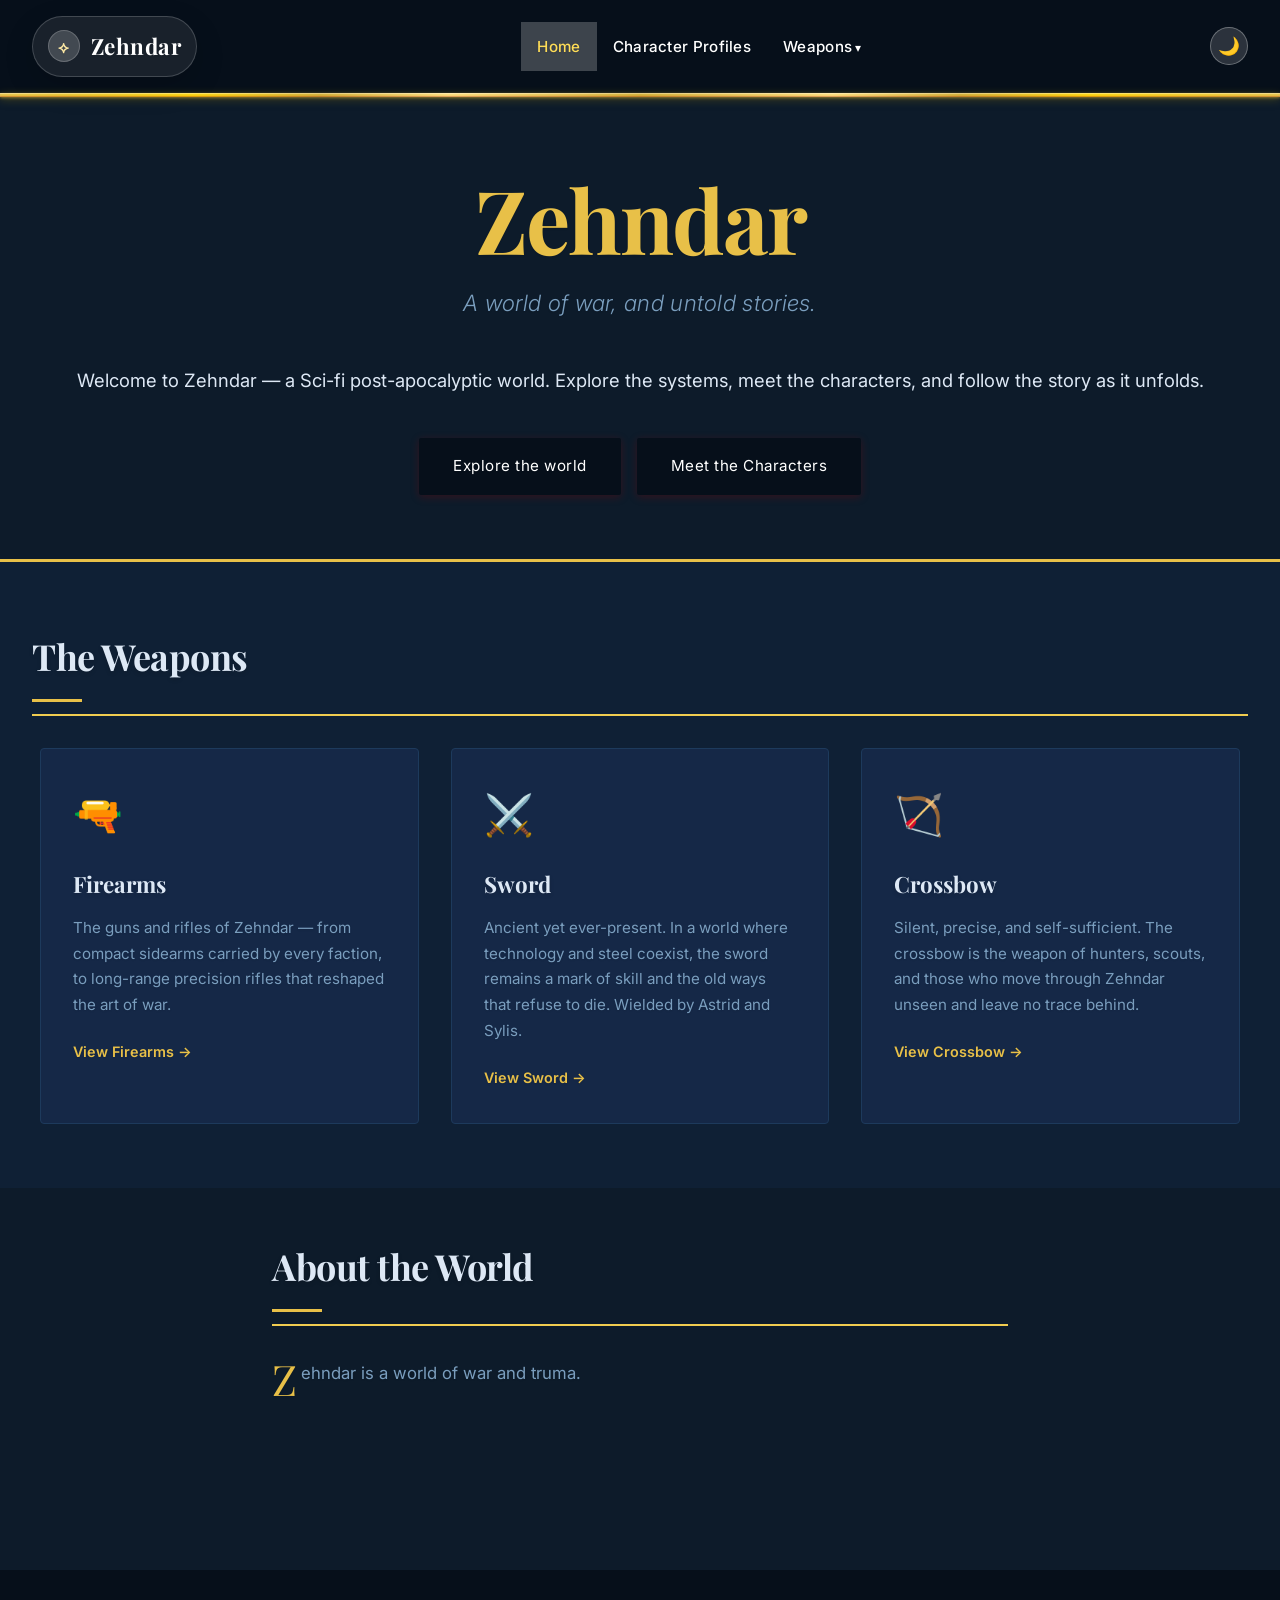
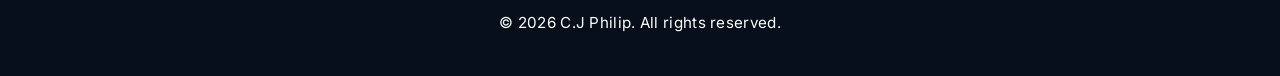
<file: index.html>
<!DOCTYPE html>
<html lang="en">
<head>
    <meta charset="UTF-8">
    <meta name="viewport" content="width=device-width, initial-scale=1.0">
    <title>Zehndar</title>
    <link rel="icon" type="image/svg+xml" href="favicon.svg">
    <link rel="preconnect" href="https://fonts.googleapis.com">
    <link rel="preconnect" href="https://fonts.gstatic.com" crossorigin>
    <link href="https://fonts.googleapis.com/css2?family=Inter:wght@300;400;500;600;700&family=Playfair+Display:wght@400;600;700&display=swap" rel="stylesheet">
    <link rel="stylesheet" href="styles.css">
    <meta id="meta-theme-color" name="theme-color" content="#071025">
    <script src="theme.js" defer></script>
</head>
<body>
    <header>
        <nav>
            <a href="index.html" class="logo"><span>Zehndar</span></a>
            <button class="hamburger-menu" aria-label="Toggle menu"
                onclick="this.classList.toggle('active');document.querySelector('.nav-links').classList.toggle('mobile-open');">
                <span></span><span></span><span></span>
            </button>
            <ul class="nav-links">
                <li><a href="index.html">Home</a></li>
                <li><a href="character-profiles.html">Character Profiles</a></li>
                <li class="dropdown">
                    <span class="dropdown-toggle" role="button" aria-haspopup="true" aria-expanded="false">Weapons</span>
                    <div class="dropdown-content">
                        <a href="Firearms.html">Firearms</a>
                        <a href="Sword.html">Sword</a>
                        <a href="Crossbow.html">Crossbow</a>
                    </div>
                </li>
            </ul>
            <button class="theme-toggle" id="theme-toggle" aria-label="Toggle theme" aria-pressed="false">🌙</button>
        </nav>
    </header>

    <div class="page-content-wrapper">
        <section class="hero">
            <div class="hero-content">
                <h1><span class="initials">Zehndar</span></h1>
                <p class="tagline">A world of war, and untold stories.</p>
                <p class="description">Welcome to Zehndar — a Sci-fi post-apocalyptic world. Explore the systems, meet the characters, and follow the story as it unfolds.</p>
                <div class="social-links">
                    <a href="world.html">Explore the world</a>
                    <a href="character-profiles.html">Meet the Characters</a>
                </div>
            </div>
        </section>

        <section class="home-ages fade-in-section">
            <h2 class="section-title">The Weapons</h2>
            <div class="ages-grid">
                <div class="age-card">
                    <div class="age-icon">🔫</div>
                    <h3>Firearms</h3>
                    <p>The guns and rifles of Zehndar — from compact sidearms carried by every faction, to long-range precision rifles that reshaped the art of war.</p>
                    <a href="Firearms.html" class="card-link">View Firearms →</a>
                </div>
                <div class="age-card">
                    <div class="age-icon">⚔️</div>
                    <h3>Sword</h3>
                    <p>Ancient yet ever-present. In a world where technology and steel coexist, the sword remains a mark of skill and the old ways that refuse to die. Wielded by Astrid and Sylis.</p>
                    <a href="Sword.html" class="card-link">View Sword →</a>
                </div>
                <div class="age-card">
                    <div class="age-icon">🏹</div>
                    <h3>Crossbow</h3>
                    <p>Silent, precise, and self-sufficient. The crossbow is the weapon of hunters, scouts, and those who move through Zehndar unseen and leave no trace behind.</p>
                    <a href="Crossbow.html" class="card-link">View Crossbow →</a>
                </div>
            </div>
        </section>

        <section class="home-about fade-in-section">
            <h2 class="section-title">About the World</h2>
            <div class="about-content">
                <p>Zehndar is a world of war and truma.
            </div>
        </section>
    </div>

    <footer><p>© 2026 C.J Philip. All rights reserved.</p></footer>

    <script src="scroll-animations.js"></script>

    <style>
        .home-ages {
            max-width: 1200px;
            margin: 0 auto;
            padding: 4rem 2rem;
            background: var(--cream);
            border-top: 3px solid var(--accent);
            max-width: 100%;
        }
        .home-ages .section-title,
        .home-about .section-title { text-align: left; }
        .ages-grid {
            max-width: 1200px;
            margin: 0 auto;
            display: grid;
            grid-template-columns: repeat(auto-fit, minmax(280px, 1fr));
            gap: 2rem;
        }
        .age-card {
            background: var(--surface);
            border: 1px solid var(--border);
            border-radius: 4px;
            padding: 2rem;
            transition: all 0.3s ease;
        }
        .age-card:hover { border-color: var(--accent); box-shadow: 0 8px 24px rgba(0,0,0,0.12); transform: translateY(-2px); }
        .age-icon { font-size: 2.5rem; margin-bottom: 1rem; }
        .age-card h3 {
            font-family: 'Playfair Display', 'Georgia', serif;
            font-size: 1.4rem; font-weight: 700;
            margin-bottom: 0.75rem; color: var(--dark-text);
        }
        .age-card p { color: var(--gray); font-size: 0.95rem; line-height: 1.7; margin-bottom: 1.25rem; }
        .card-link { color: var(--accent); text-decoration: none; font-weight: 600; font-size: 0.9rem; }
        .card-link:hover { color: var(--gold); }
        .home-about { max-width: 800px; margin: 0 auto; padding: 3rem 2rem 5rem; }
        .home-about .about-content p { color: var(--gray); font-size: 1.05rem; line-height: 1.9; margin-bottom: 1.25rem; }
        .section-title {
            font-family: 'Playfair Display', 'Georgia', serif;
            font-size: 2.25rem; font-weight: 700;
            color: var(--dark-text); margin-bottom: 2rem; letter-spacing: -0.5px;
        }
        .section-title::after { content: ''; display: block; width: 50px; height: 3px; background: var(--accent); margin-top: 0.75rem; }
        @media (max-width: 768px) {
            .home-ages { padding: 2rem 1.5rem; }
            .home-about { padding: 2rem 1.5rem 3rem; }
            .ages-grid { grid-template-columns: 1fr; }
            .section-title { font-size: 1.75rem; }
        }
    </style>
</body>
</html>
</file>
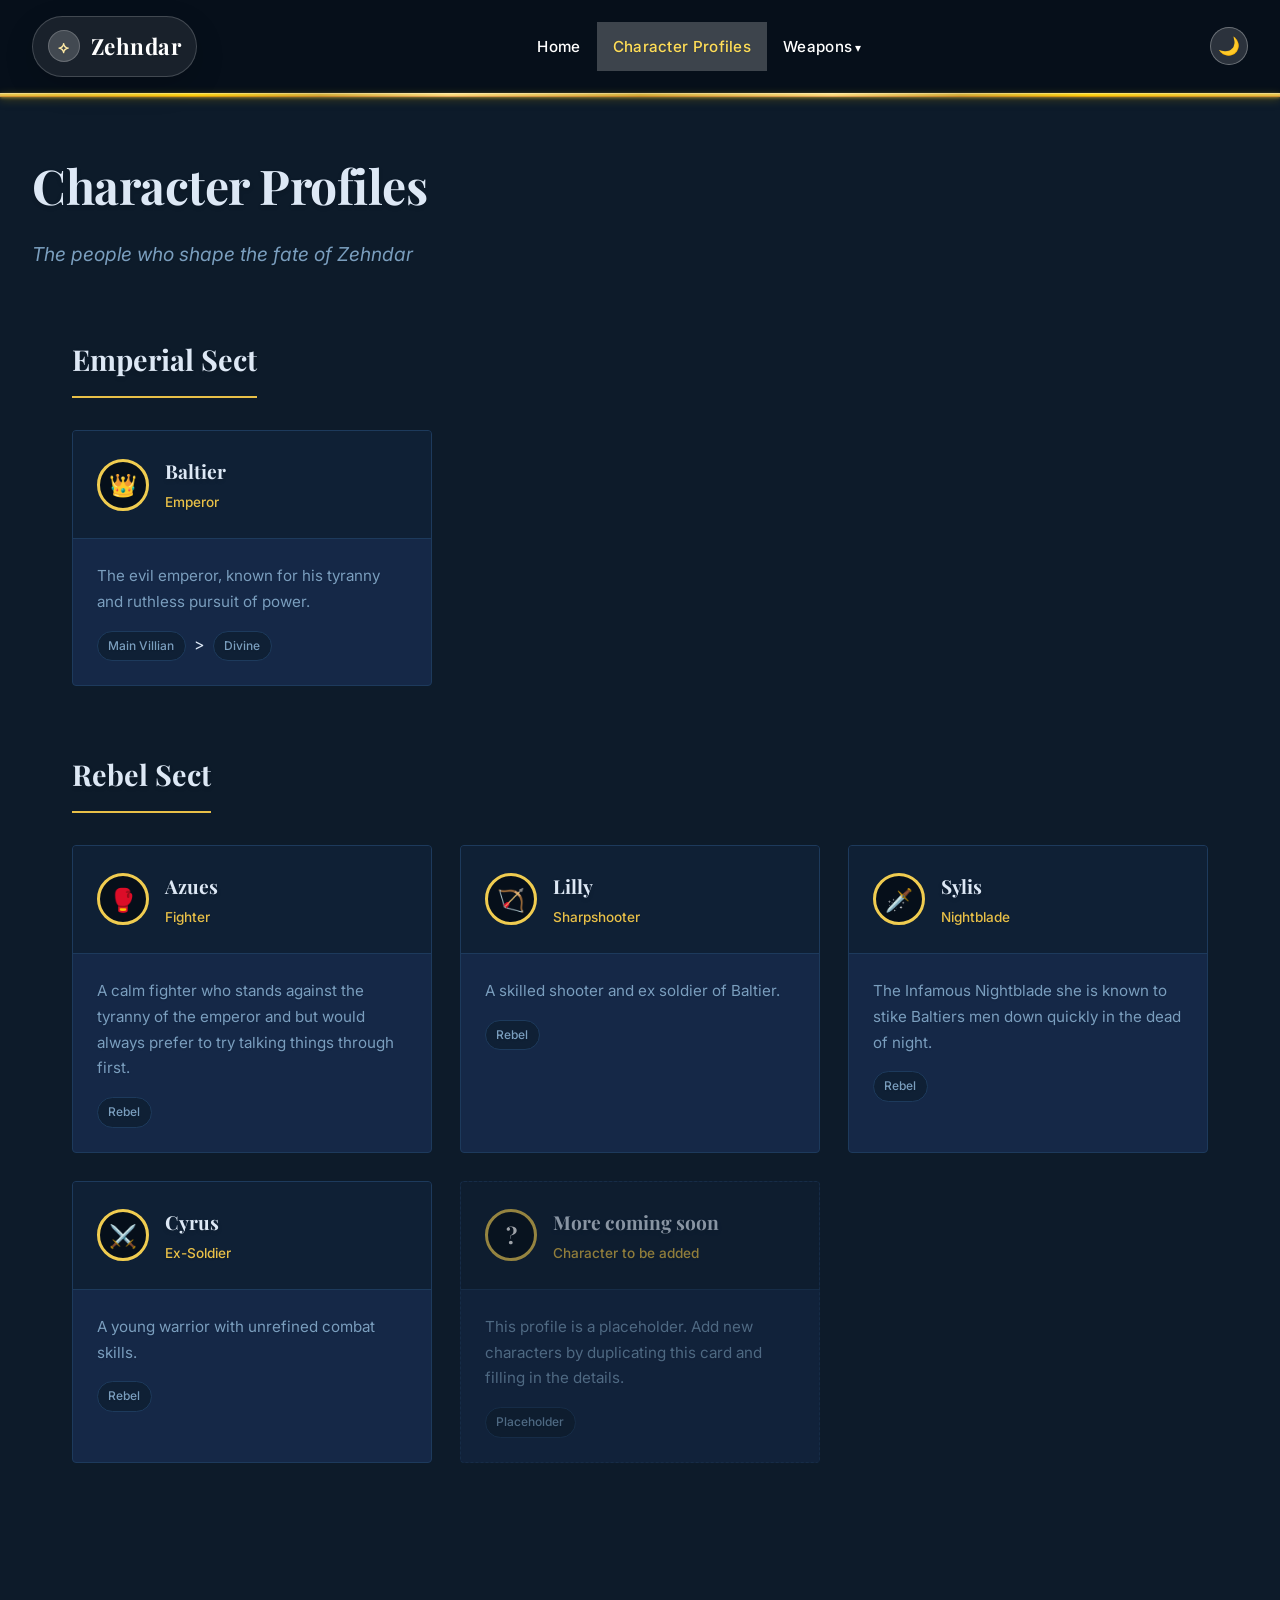
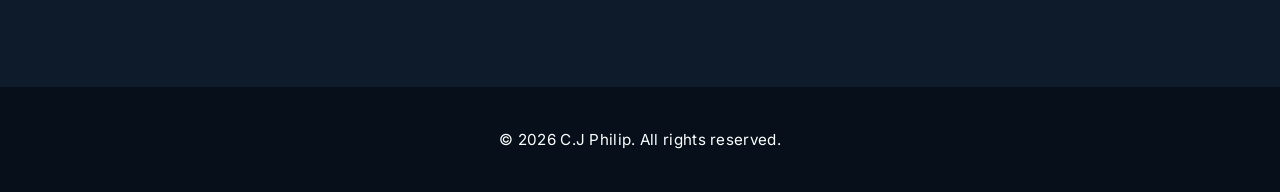
<file: character-profiles.html>
<!DOCTYPE html>
<html lang="en">
<head>
    <meta charset="UTF-8">
    <meta name="viewport" content="width=device-width, initial-scale=1.0">
    <title>Character Profiles — Zehndar</title>
    <link rel="icon" type="image/svg+xml" href="favicon.svg">
    <link rel="preconnect" href="https://fonts.googleapis.com">
    <link rel="preconnect" href="https://fonts.gstatic.com" crossorigin>
    <link href="https://fonts.googleapis.com/css2?family=Inter:wght@300;400;500;600;700&family=Playfair+Display:wght@400;600;700&display=swap" rel="stylesheet">
    <link rel="stylesheet" href="styles.css">
    <meta id="meta-theme-color" name="theme-color" content="#071025">
    <script src="theme.js" defer></script>
</head>
<body>
    <header>
        <nav>
            <a href="index.html" class="logo"><span>Zehndar</span></a>
            <button class="hamburger-menu" aria-label="Toggle menu"
                onclick="this.classList.toggle('active');document.querySelector('.nav-links').classList.toggle('mobile-open');">
                <span></span><span></span><span></span>
            </button>
            <ul class="nav-links">
                <li><a href="index.html">Home</a></li>
                <li><a href="character-profiles.html">Character Profiles</a></li>
                <li class="dropdown">
                    <span class="dropdown-toggle" role="button" aria-haspopup="true" aria-expanded="false">Weapons</span>
                    <div class="dropdown-content">
                        <a href="Firearms.html">Firearms</a>
                        <a href="Sword.html">Sword</a>
                        <a href="Crossbow.html">Crossbow</a>
                    </div>
                </li>
            </ul>
            <button class="theme-toggle" id="theme-toggle" aria-label="Toggle theme" aria-pressed="false">🌙</button>
        </nav>
    </header>

    <div class="page-content-wrapper">
        <div class="page-hero">
            <h1>Character Profiles</h1>
            <p class="subtitle">The people who shape the fate of Zehndar</p>
        </div>

        <section class="profiles-section fade-in-section">
            <div class="age-group">
                <h2 class="age-label">Emperial Sect</h2>
                <div class="profiles-grid">

                    <div class="profile-card">
                        <div class="profile-header">
                            <div class="profile-avatar">👑</div>
                            <div class="profile-meta">
                                <h3 class="profile-name">Baltier</h3>
                                <p class="profile-role">Emperor</p>
                            </div>
                        </div>
                        <div class="profile-body">
                            <p class="profile-desc">The evil emperor, known for his tyranny and ruthless pursuit of power.</p>
                            <div class="profile-tags">
                                <span class="tag">Main Villian</span>>
                                <span class="tag">Divine</span>
                            </div>
                        </div>
                    </div>
                    
                </div>
            </div>
            <div class="age-group">
                <h2 class="age-label">Rebel Sect</h2>
                <div class="profiles-grid">

                    <div class="profile-card">
                        <div class="profile-header">
                            <div class="profile-avatar">🥊</div>
                            <div class="profile-meta">
                                <h3 class="profile-name">Azues</h3>
                                <p class="profile-role">Fighter</p>
                            </div>
                        </div>
                        <div class="profile-body">
                            <p class="profile-desc">A calm fighter who stands against the tyranny of the emperor and but would always prefer to try talking things through first.</p>
                            <div class="profile-tags">
                                <span class="tag">Rebel</span>
                            </div>
                        </div>
                    </div>

                    <div class="profile-card">
                        <div class="profile-header">
                            <div class="profile-avatar">🏹</div>
                            <div class="profile-meta">
                                <h3 class="profile-name">Lilly</h3>
                                <p class="profile-role">Sharpshooter</p>
                            </div>
                        </div>
                        <div class="profile-body">
                            <p class="profile-desc">A skilled shooter and ex soldier of Baltier.</p>
                            <div class="profile-tags">
                                <span class="tag">Rebel</span>
                            </div>
                        </div>
                    </div>

                    <div class="profile-card">
                        <div class="profile-header">
                            <div class="profile-avatar">🗡️</div>
                            <div class="profile-meta">
                                <h3 class="profile-name">Sylis</h3>
                                <p class="profile-role">Nightblade</p>
                            </div>
                        </div>
                        <div class="profile-body">
                            <p class="profile-desc">The Infamous Nightblade she is known to stike Baltiers men down quickly in the dead of night.</p>
                            <div class="profile-tags">
                                <span class="tag">Rebel</span>
                            </div>
                        </div>
                    </div>

                    <div class="profile-card">
                        <div class="profile-header">
                            <div class="profile-avatar">⚔️</div>
                            <div class="profile-meta">
                                <h3 class="profile-name">Cyrus</h3>
                                <p class="profile-role">Ex-Soldier</p>
                            </div>
                        </div>
                        <div class="profile-body">
                            <p class="profile-desc">A young warrior with unrefined combat skills.</p>
                            <div class="profile-tags">
                                <span class="tag">Rebel</span>
                            </div>
                        </div>
                    </div>

                
                    <div class="profile-card profile-placeholder">
                        <div class="profile-header">
                            <div class="profile-avatar">?</div>
                            <div class="profile-meta">
                                <h3 class="profile-name">More coming soon</h3>
                                <p class="profile-role">Character to be added</p>
                            </div>
                        </div>
                        <div class="profile-body">
                            <p class="profile-desc">This profile is a placeholder. Add new characters by duplicating this card and filling in the details.</p>
                            <div class="profile-tags">
                                <span class="tag">Placeholder</span>
                            </div>
                        </div>
                    </div>

                </div>
            </div>
        </section>
    </div>

    <footer><p>© 2026 C.J Philip. All rights reserved.</p></footer>

    <script src="scroll-animations.js"></script>

    <style>
        .profiles-section { max-width: 1200px; margin: 0 auto; padding: 2rem 2rem 5rem; }
        .age-group { margin-bottom: 4rem; }
        .age-label {
            font-family: 'Playfair Display', 'Georgia', serif;
            font-size: 1.8rem; font-weight: 700;
            color: var(--dark-text); margin-bottom: 2rem;
            padding-bottom: 0.75rem;
            border-bottom: 2px solid var(--accent); display: inline-block;
        }
        .profiles-grid { display: grid; grid-template-columns: repeat(auto-fill, minmax(300px, 1fr)); gap: 1.75rem; }
        .profile-card { background: var(--surface); border: 1px solid var(--border); border-radius: 4px; overflow: hidden; transition: all 0.3s ease; }
        .profile-card:hover { border-color: var(--accent); box-shadow: 0 8px 24px rgba(0,0,0,0.1); transform: translateY(-2px); }
        .profile-placeholder { opacity: 0.6; border-style: dashed; }
        .profile-header { display: flex; align-items: center; gap: 1rem; padding: 1.5rem; background: var(--cream); border-bottom: 1px solid var(--border); }
        .profile-avatar {
            width: 52px; height: 52px; border-radius: 50%;
            background: var(--primary); color: white;
            font-family: 'Playfair Display', serif; font-size: 1.4rem; font-weight: 700;
            display: flex; align-items: center; justify-content: center;
            flex-shrink: 0; border: 3px solid var(--gold);
        }
        .profile-name { font-family: 'Playfair Display', 'Georgia', serif; font-size: 1.2rem; font-weight: 700; color: var(--dark-text); margin: 0 0 0.2rem; }
        .profile-role { font-size: 0.85rem; color: var(--accent); font-weight: 500; margin: 0; }
        .profile-body { padding: 1.5rem; }
        .profile-desc { color: var(--gray); font-size: 0.95rem; line-height: 1.7; margin-bottom: 1rem; }
        .profile-tags { display: flex; flex-wrap: wrap; gap: 0.5rem; }
        .tag { background: var(--cream); border: 1px solid var(--border); color: var(--gray); font-size: 0.75rem; font-weight: 500; padding: 0.25rem 0.65rem; border-radius: 999px; }
        @media (max-width: 768px) {
            .profiles-section { padding: 1.5rem 1.5rem 3rem; }
            .profiles-grid { grid-template-columns: 1fr; }
            .age-label { font-size: 1.5rem; }
        }
    </style>
</body>
</html>
</file>
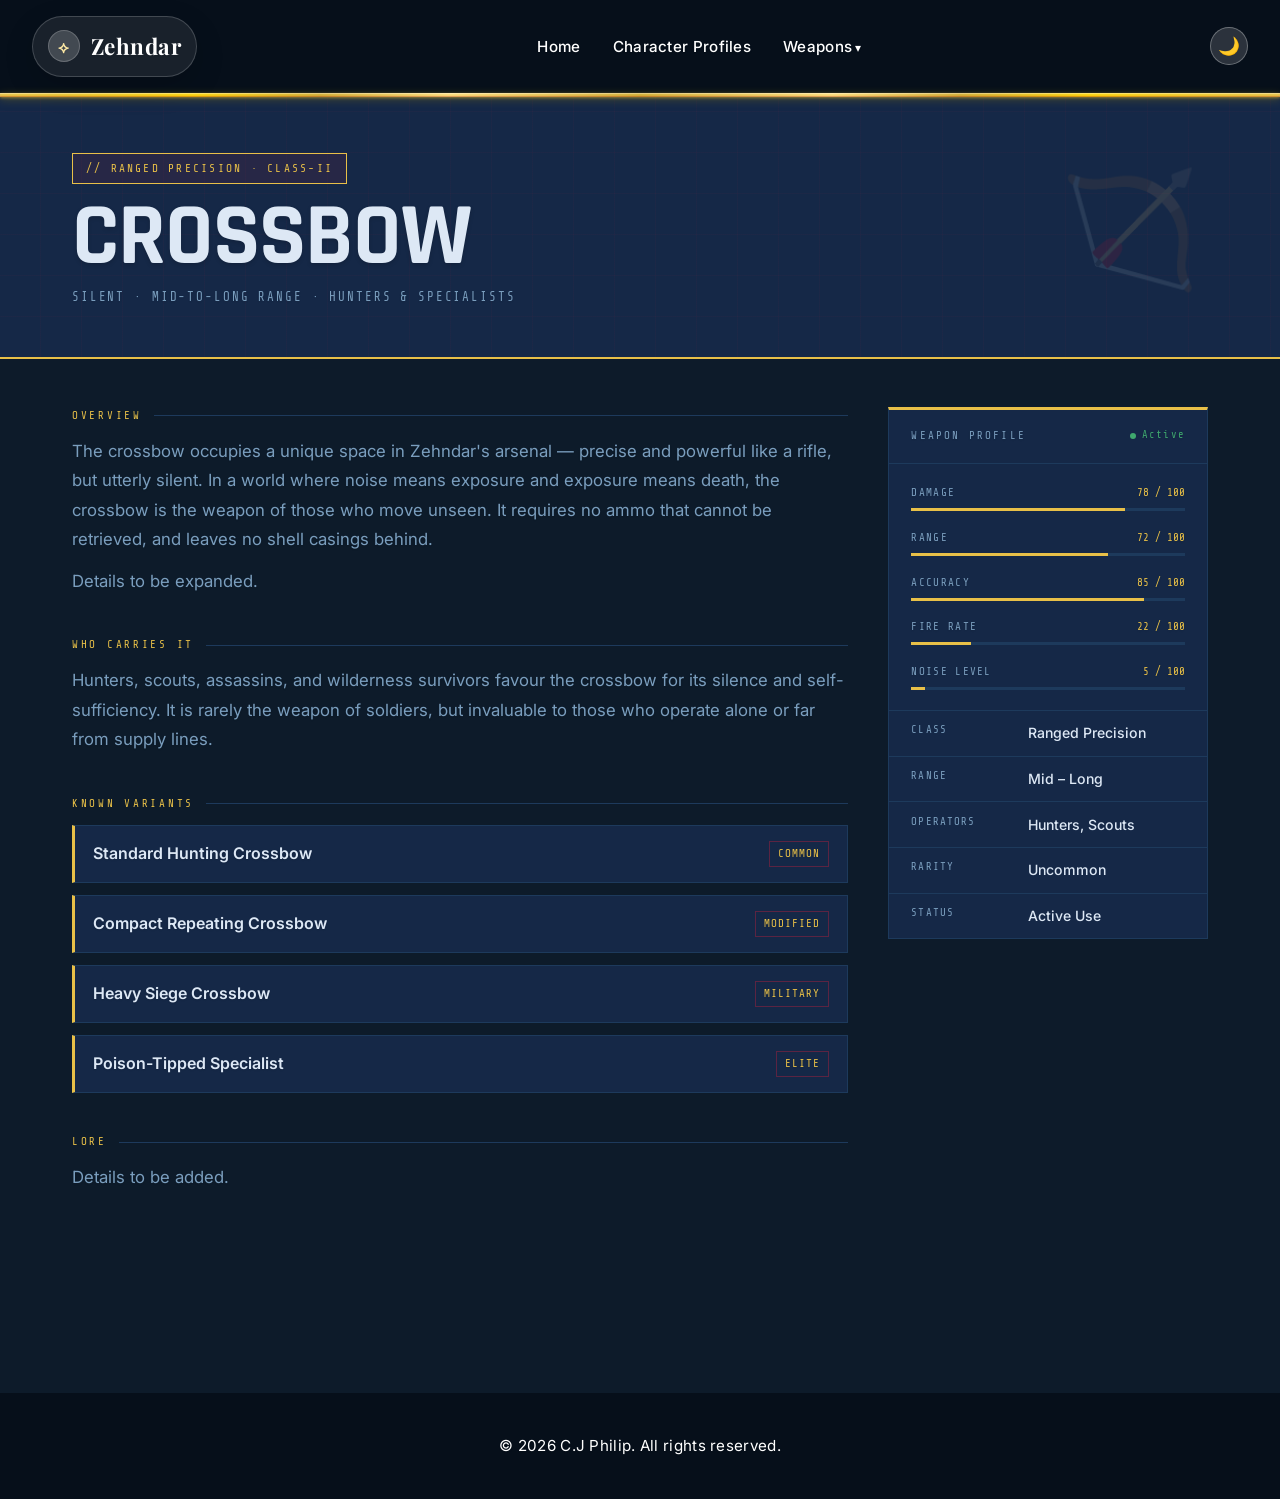
<file: Crossbow.html>
<!DOCTYPE html>
<html lang="en">
<head>
    <meta charset="UTF-8">
    <meta name="viewport" content="width=device-width, initial-scale=1.0">
    <title>Crossbow — Zehndar</title>
    <link rel="icon" type="image/svg+xml" href="favicon.svg">
    <link rel="preconnect" href="https://fonts.googleapis.com">
    <link rel="preconnect" href="https://fonts.gstatic.com" crossorigin>
    <link href="https://fonts.googleapis.com/css2?family=Inter:wght@300;400;500;600;700&family=Share+Tech+Mono&family=Rajdhani:wght@400;500;600;700&family=Playfair+Display:wght@400;600;700&display=swap" rel="stylesheet">
    <link rel="stylesheet" href="styles.css">
    <meta id="meta-theme-color" name="theme-color" content="#071025">
    <script src="theme.js" defer></script>
    <style>
        .weapon-page { font-family: 'Rajdhani', sans-serif; }
        .weapon-hero { position: relative; border-bottom: 2px solid var(--accent); background: var(--surface); overflow: hidden; }
        .weapon-hero::before { content: ''; position: absolute; inset: 0; background: repeating-linear-gradient(90deg, transparent, transparent 40px, rgba(196,30,58,0.04) 40px, rgba(196,30,58,0.04) 41px), repeating-linear-gradient(0deg, transparent, transparent 40px, rgba(196,30,58,0.04) 40px, rgba(196,30,58,0.04) 41px); pointer-events: none; }
        .weapon-hero-inner { position: relative; max-width: 1200px; margin: 0 auto; padding: 3.5rem 2rem 3rem; }
        .weapon-class-badge { font-family: 'Share Tech Mono', monospace; font-size: 0.7rem; letter-spacing: 0.2em; color: var(--accent); background: rgba(196,30,58,0.1); border: 1px solid var(--accent); padding: 0.3rem 0.8rem; display: inline-block; margin-bottom: 0.75rem; }
        .weapon-hero-inner h1 { font-family: 'Rajdhani', sans-serif; font-size: clamp(3rem, 8vw, 5.5rem); font-weight: 700; line-height: 0.95; color: var(--dark-text); letter-spacing: -1px; text-transform: uppercase; margin: 0 0 0.5rem; }
        .weapon-hero-inner .sub { font-family: 'Share Tech Mono', monospace; font-size: 0.78rem; color: var(--gray); letter-spacing: 0.15em; }
        .weapon-icon-block { font-size: 7rem; line-height: 1; opacity: 0.12; position: absolute; right: 2.5rem; top: 50%; transform: translateY(-50%); pointer-events: none; user-select: none; }
        .weapon-body { max-width: 1200px; margin: 0 auto; padding: 3rem 2rem 5rem; display: grid; grid-template-columns: 1fr 320px; gap: 2.5rem; align-items: start; }
        .weapon-section { margin-bottom: 2.5rem; }
        .weapon-section-label { font-family: 'Share Tech Mono', monospace; font-size: 0.68rem; letter-spacing: 0.25em; text-transform: uppercase; color: var(--accent); margin-bottom: 0.75rem; display: flex; align-items: center; gap: 0.75rem; }
        .weapon-section-label::after { content: ''; flex: 1; height: 1px; background: var(--border); }
        .weapon-section p { color: var(--gray); font-size: 1.05rem; line-height: 1.75; font-weight: 400; margin: 0 0 0.75rem; }
        .variant-list { list-style: none; margin: 0; padding: 0; display: flex; flex-direction: column; gap: 0.75rem; }
        .variant-item { background: var(--surface); border: 1px solid var(--border); border-left: 3px solid var(--accent); padding: 0.9rem 1.1rem; display: flex; justify-content: space-between; align-items: center; transition: box-shadow 0.2s; }
        .variant-item:hover { box-shadow: 0 4px 16px rgba(0,0,0,0.08); }
        .variant-name { font-weight: 600; font-size: 1rem; color: var(--dark-text); }
        .variant-tag { font-family: 'Share Tech Mono', monospace; font-size: 0.68rem; color: var(--accent); letter-spacing: 0.1em; text-transform: uppercase; border: 1px solid rgba(196,30,58,0.4); padding: 0.2rem 0.5rem; }
        .spec-panel { background: var(--surface); border: 1px solid var(--border); border-top: 3px solid var(--accent); position: sticky; top: 80px; }
        .spec-panel-header { padding: 1.1rem 1.4rem; border-bottom: 1px solid var(--border); display: flex; align-items: center; justify-content: space-between; }
        .spec-panel-title { font-family: 'Share Tech Mono', monospace; font-size: 0.68rem; letter-spacing: 0.2em; text-transform: uppercase; color: var(--gray); }
        .spec-status { font-family: 'Share Tech Mono', monospace; font-size: 0.65rem; color: #3fa86e; letter-spacing: 0.1em; display: flex; align-items: center; gap: 0.4rem; }
        .spec-status::before { content: ''; width: 6px; height: 6px; background: #3fa86e; border-radius: 50%; display: inline-block; }
        .stat-list { padding: 1.25rem 1.4rem; display: flex; flex-direction: column; gap: 1.1rem; }
        .stat-header { display: flex; justify-content: space-between; margin-bottom: 0.35rem; }
        .stat-name { font-family: 'Share Tech Mono', monospace; font-size: 0.68rem; letter-spacing: 0.12em; text-transform: uppercase; color: var(--gray); }
        .stat-val { font-family: 'Share Tech Mono', monospace; font-size: 0.68rem; color: var(--accent); }
        .stat-bar-track { height: 3px; background: var(--border); overflow: hidden; }
        .stat-bar-fill { height: 100%; background: var(--accent); width: 0; transition: width 1s cubic-bezier(0.16, 1, 0.3, 1); }
        .spec-table { width: 100%; border-collapse: collapse; border-top: 1px solid var(--border); }
        .spec-table tr { border-bottom: 1px solid var(--border); }
        .spec-table tr:last-child { border-bottom: none; }
        .spec-table td { padding: 0.65rem 1.4rem; font-size: 0.88rem; vertical-align: top; }
        .spec-table td:first-child { font-family: 'Share Tech Mono', monospace; font-size: 0.67rem; letter-spacing: 0.1em; text-transform: uppercase; color: var(--gray); white-space: nowrap; padding-right: 0.5rem; }
        .spec-table td:last-child { color: var(--dark-text); font-weight: 500; }
        @media (max-width: 900px) { .weapon-body { grid-template-columns: 1fr; } .spec-panel { position: static; } }
        @media (max-width: 600px) { .weapon-hero-inner { padding: 2rem 1.5rem; } .weapon-body { padding: 2rem 1.5rem 3rem; } .weapon-icon-block { display: none; } }
    </style>
</head>
<body>
    <header>
        <nav>
            <a href="index.html" class="logo"><span>Zehndar</span></a>
            <button class="hamburger-menu" aria-label="Toggle menu"
                onclick="this.classList.toggle('active');document.querySelector('.nav-links').classList.toggle('mobile-open');">
                <span></span><span></span><span></span>
            </button>
            <ul class="nav-links">
                <li><a href="index.html">Home</a></li>
                <li><a href="character-profiles.html">Character Profiles</a></li>
                <li class="dropdown">
                    <span class="dropdown-toggle" role="button" aria-haspopup="true" aria-expanded="false">Weapons</span>
                    <div class="dropdown-content">
                        <a href="Firearms.html">Firearms</a>
                        <a href="Sword.html">Sword</a>
                        <a href="Crossbow.html">Crossbow</a>
                    </div>
                </li>
            </ul>
            <button class="theme-toggle" id="theme-toggle" aria-label="Toggle theme" aria-pressed="false">🌙</button>
        </nav>
    </header>

    <div class="page-content-wrapper">
        <div class="weapon-hero">
            <div class="weapon-hero-inner">
                <div class="weapon-class-badge">// RANGED PRECISION · CLASS-II</div>
                <h1>Crossbow</h1>
                <p class="sub">SILENT · MID-TO-LONG RANGE · HUNTERS &amp; SPECIALISTS</p>
                <div class="weapon-icon-block">🏹</div>
            </div>
        </div>

        <div class="weapon-body">
            <div>
                <div class="weapon-section">
                    <div class="weapon-section-label">Overview</div>
                    <p>The crossbow occupies a unique space in Zehndar's arsenal — precise and powerful like a rifle, but utterly silent. In a world where noise means exposure and exposure means death, the crossbow is the weapon of those who move unseen. It requires no ammo that cannot be retrieved, and leaves no shell casings behind.</p>
                    <p>Details to be expanded.</p>
                </div>
                <div class="weapon-section">
                    <div class="weapon-section-label">Who Carries It</div>
                    <p>Hunters, scouts, assassins, and wilderness survivors favour the crossbow for its silence and self-sufficiency. It is rarely the weapon of soldiers, but invaluable to those who operate alone or far from supply lines.</p>
                </div>
                <div class="weapon-section">
                    <div class="weapon-section-label">Known Variants</div>
                    <ul class="variant-list">
                        <li class="variant-item"><span class="variant-name">Standard Hunting Crossbow</span><span class="variant-tag">Common</span></li>
                        <li class="variant-item"><span class="variant-name">Compact Repeating Crossbow</span><span class="variant-tag">Modified</span></li>
                        <li class="variant-item"><span class="variant-name">Heavy Siege Crossbow</span><span class="variant-tag">Military</span></li>
                        <li class="variant-item"><span class="variant-name">Poison-Tipped Specialist</span><span class="variant-tag">Elite</span></li>
                    </ul>
                </div>
                <div class="weapon-section">
                    <div class="weapon-section-label">Lore</div>
                    <p>Details to be added.</p>
                </div>
            </div>

            <aside class="spec-panel">
                <div class="spec-panel-header">
                    <span class="spec-panel-title">Weapon Profile</span>
                    <span class="spec-status">Active</span>
                </div>
                <div class="stat-list">
                    <div class="stat-row">
                        <div class="stat-header"><span class="stat-name">Damage</span><span class="stat-val">78 / 100</span></div>
                        <div class="stat-bar-track"><div class="stat-bar-fill" data-width="78"></div></div>
                    </div>
                    <div class="stat-row">
                        <div class="stat-header"><span class="stat-name">Range</span><span class="stat-val">72 / 100</span></div>
                        <div class="stat-bar-track"><div class="stat-bar-fill" data-width="72"></div></div>
                    </div>
                    <div class="stat-row">
                        <div class="stat-header"><span class="stat-name">Accuracy</span><span class="stat-val">85 / 100</span></div>
                        <div class="stat-bar-track"><div class="stat-bar-fill" data-width="85"></div></div>
                    </div>
                    <div class="stat-row">
                        <div class="stat-header"><span class="stat-name">Fire Rate</span><span class="stat-val">22 / 100</span></div>
                        <div class="stat-bar-track"><div class="stat-bar-fill" data-width="22"></div></div>
                    </div>
                    <div class="stat-row">
                        <div class="stat-header"><span class="stat-name">Noise Level</span><span class="stat-val">5 / 100</span></div>
                        <div class="stat-bar-track"><div class="stat-bar-fill" data-width="5"></div></div>
                    </div>
                </div>
                <table class="spec-table">
                    <tr><td>Class</td><td>Ranged Precision</td></tr>
                    <tr><td>Range</td><td>Mid – Long</td></tr>
                    <tr><td>Operators</td><td>Hunters, Scouts</td></tr>
                    <tr><td>Rarity</td><td>Uncommon</td></tr>
                    <tr><td>Status</td><td>Active Use</td></tr>
                </table>
            </aside>
        </div>
    </div>

    <footer><p>© 2026 C.J Philip. All rights reserved.</p></footer>
    <script src="scroll-animations.js"></script>
    <script>
        document.addEventListener('DOMContentLoaded', () => {
            setTimeout(() => {
                document.querySelectorAll('.stat-bar-fill').forEach(bar => {
                    bar.style.width = bar.dataset.width + '%';
                });
            }, 300);
        });
    </script>
</body>
</html>
</file>
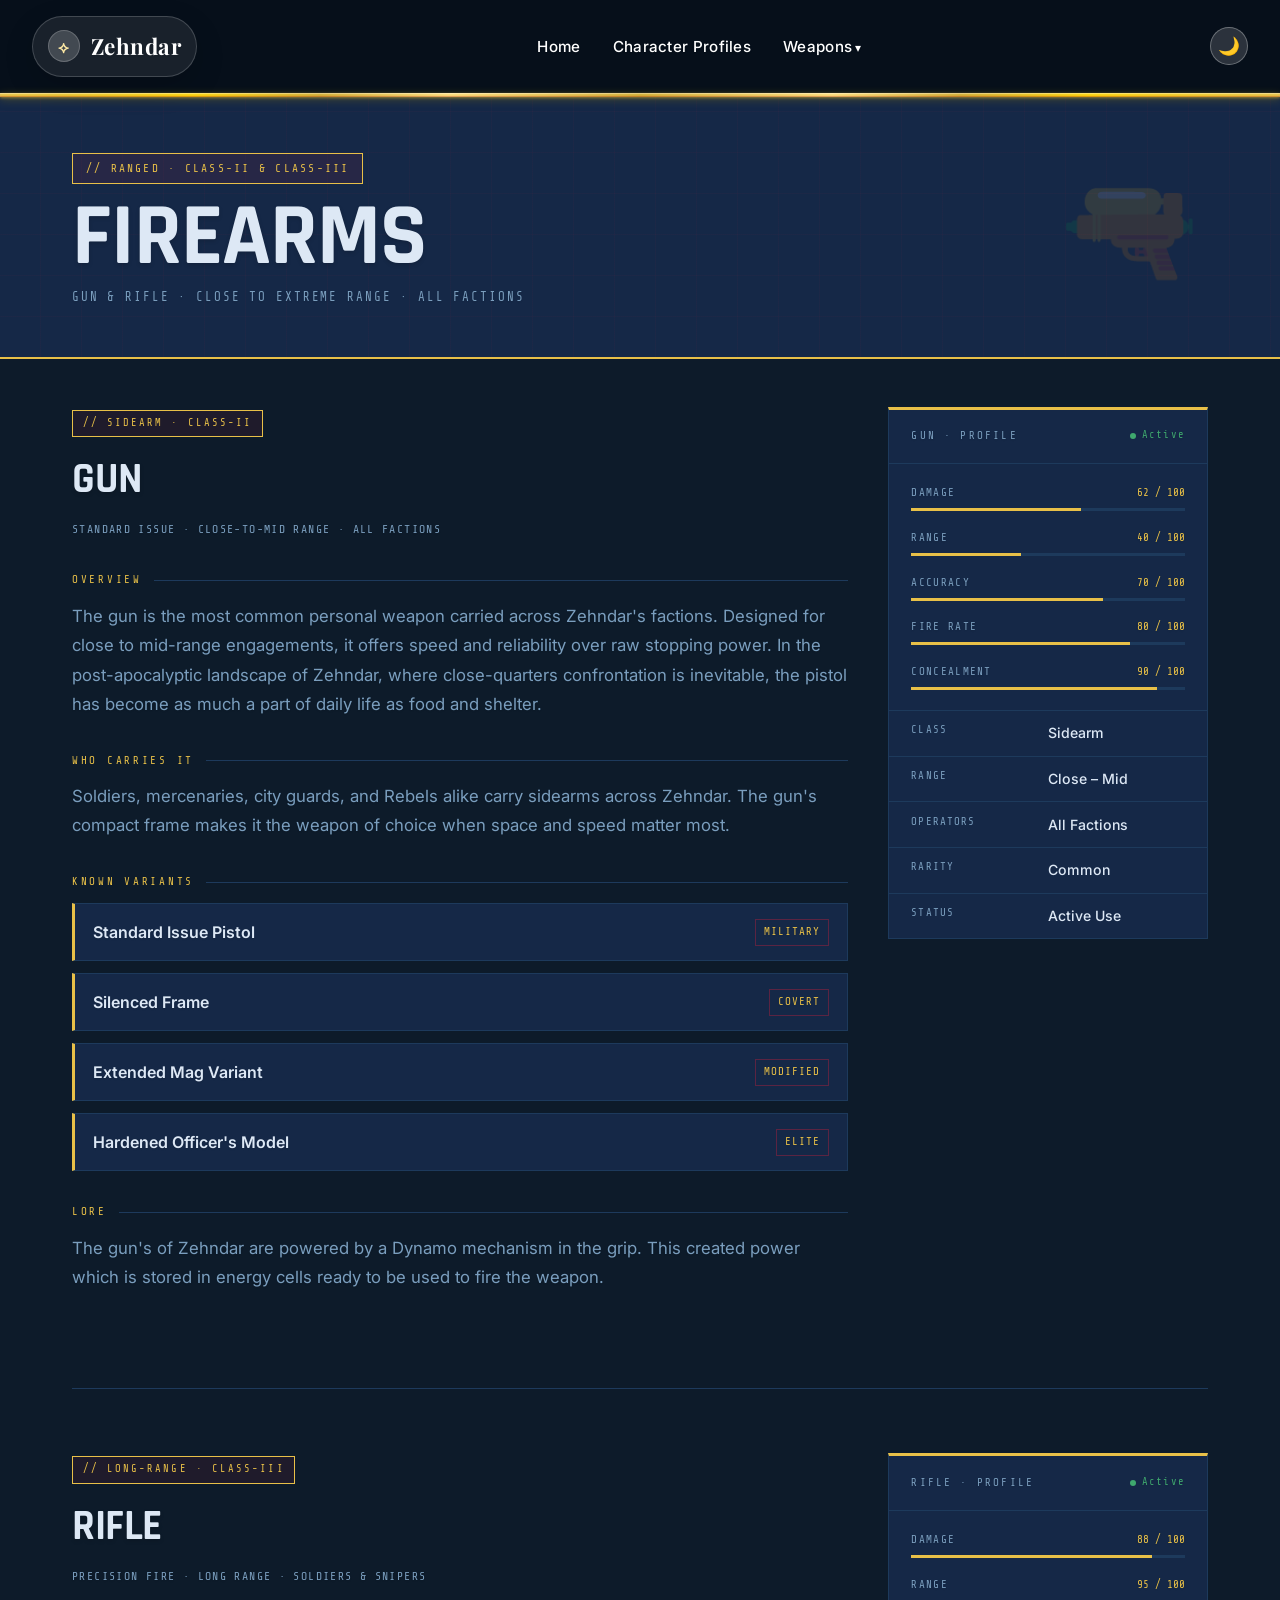
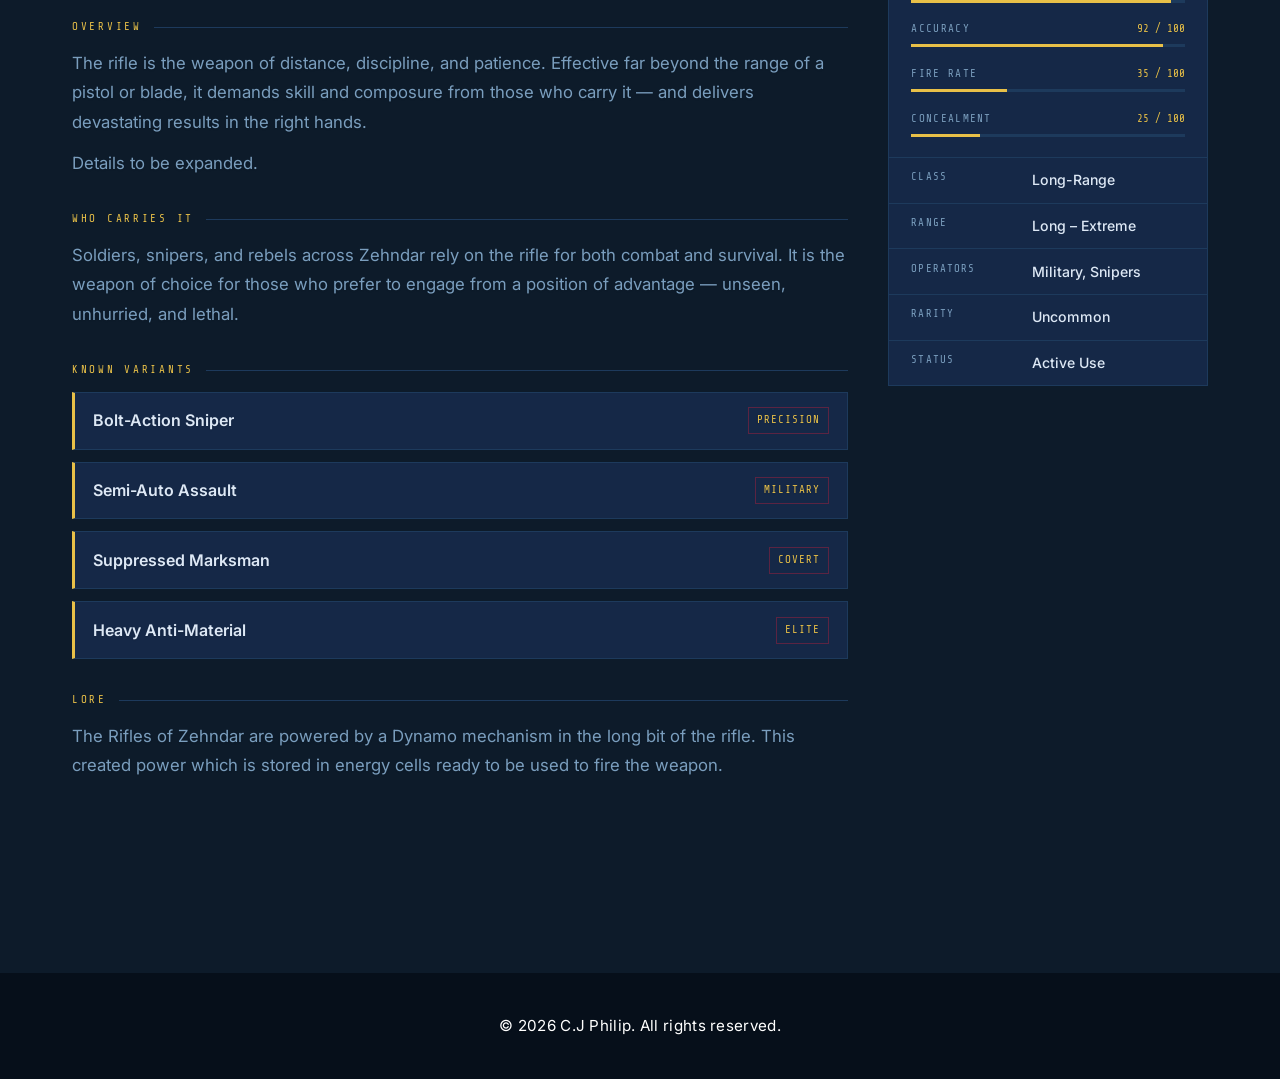
<file: Firearms.html>
<!DOCTYPE html>
<html lang="en">
<head>
    <meta charset="UTF-8">
    <meta name="viewport" content="width=device-width, initial-scale=1.0">
    <title>Firearms — Zehndar</title>
    <link rel="icon" type="image/svg+xml" href="favicon.svg">
    <link rel="preconnect" href="https://fonts.googleapis.com">
    <link rel="preconnect" href="https://fonts.gstatic.com" crossorigin>
    <link href="https://fonts.googleapis.com/css2?family=Inter:wght@300;400;500;600;700&family=Share+Tech+Mono&family=Rajdhani:wght@400;500;600;700&family=Playfair+Display:wght@400;600;700&display=swap" rel="stylesheet">
    <link rel="stylesheet" href="styles.css">
    <meta id="meta-theme-color" name="theme-color" content="#071025">
    <script src="theme.js" defer></script>
    <style>
        

        /* Hero */
        .weapon-hero { position: relative; border-bottom: 2px solid var(--accent); background: var(--surface); overflow: hidden; }
        .weapon-hero::before { content: ''; position: absolute; inset: 0; background: repeating-linear-gradient(90deg, transparent, transparent 40px, rgba(196,30,58,0.04) 40px, rgba(196,30,58,0.04) 41px), repeating-linear-gradient(0deg, transparent, transparent 40px, rgba(196,30,58,0.04) 40px, rgba(196,30,58,0.04) 41px); pointer-events: none; }
        .weapon-hero-inner { position: relative; max-width: 1200px; margin: 0 auto; padding: 3.5rem 2rem 3rem; }
        .weapon-class-badge { font-family: 'Share Tech Mono', monospace; font-size: 0.7rem; letter-spacing: 0.2em; color: var(--accent); background: rgba(196,30,58,0.1); border: 1px solid var(--accent); padding: 0.3rem 0.8rem; display: inline-block; margin-bottom: 0.75rem; }
        .weapon-hero-inner h1 { font-family: 'Rajdhani', sans-serif; font-size: clamp(3rem, 8vw, 5.5rem); font-weight: 700; line-height: 0.95; color: var(--dark-text); letter-spacing: -1px; text-transform: uppercase; margin: 0 0 0.5rem; }
        .weapon-hero-inner .sub { font-family: 'Share Tech Mono', monospace; font-size: 0.78rem; color: var(--gray); letter-spacing: 0.15em; }
        .weapon-icon-block { font-size: 7rem; line-height: 1; opacity: 0.12; position: absolute; right: 2.5rem; top: 50%; transform: translateY(-50%); pointer-events: none; user-select: none; }

        /* Shared layout helpers */
        .weapon-section-label { font-family: 'Share Tech Mono', monospace; font-size: 0.68rem; letter-spacing: 0.25em; text-transform: uppercase; color: var(--accent); margin-bottom: 0.75rem; display: flex; align-items: center; gap: 0.75rem; }
        .weapon-section-label::after { content: ''; flex: 1; height: 1px; background: var(--border); }
        .variant-list { list-style: none; margin: 0; padding: 0; display: flex; flex-direction: column; gap: 0.75rem; }
        .variant-item { background: var(--surface); border: 1px solid var(--border); border-left: 3px solid var(--accent); padding: 0.9rem 1.1rem; display: flex; justify-content: space-between; align-items: center; transition: box-shadow 0.2s; }
        .variant-item:hover { box-shadow: 0 4px 16px rgba(0,0,0,0.08); }
        .variant-name { font-weight: 600; font-size: 1rem; color: var(--dark-text); }
        .variant-tag { font-family: 'Share Tech Mono', monospace; font-size: 0.68rem; color: var(--accent); letter-spacing: 0.1em; text-transform: uppercase; border: 1px solid rgba(196,30,58,0.4); padding: 0.2rem 0.5rem; }

        /* ── Firearm entry blocks ───────────────────────── */
        .firearms-wrapper {
            max-width: 1200px;
            margin: 0 auto;
            padding: 3rem 2rem 5rem;
            display: flex;
            flex-direction: column;
            gap: 4rem;
        }

        /* Each firearm: a two-col layout */
        .firearm-entry {
            display: grid;
            grid-template-columns: 1fr 320px;
            gap: 2.5rem;
            align-items: start;
        }
        .firearm-entry + .firearm-entry {
            padding-top: 4rem;
            border-top: 1px solid var(--border);
        }

        /* Entry header */
        .firearm-header { margin-bottom: 2rem; }
        .firearm-class-badge { font-family: 'Share Tech Mono', monospace; font-size: 0.65rem; letter-spacing: 0.2em; color: var(--accent); background: rgba(196,30,58,0.1); border: 1px solid var(--accent); padding: 0.25rem 0.6rem; display: inline-block; margin-bottom: 0.5rem; }
        .firearm-name { font-family: 'Rajdhani', sans-serif; font-size: clamp(1.8rem, 4vw, 2.6rem); font-weight: 700; text-transform: uppercase; color: var(--dark-text); letter-spacing: -0.5px; margin: 0 0 0.25rem; }
        .firearm-sub { font-family: 'Share Tech Mono', monospace; font-size: 0.72rem; color: var(--gray); letter-spacing: 0.12em; }

        .firearm-section { margin-bottom: 2rem; }
        .firearm-section p { color: var(--gray); font-size: 1.05rem; line-height: 1.75; font-weight: 400; margin: 0 0 0.75rem; }

        /* Spec panel */
        .spec-panel { background: var(--surface); border: 1px solid var(--border); border-top: 3px solid var(--accent); position: sticky; top: 80px; }
        .spec-panel-header { padding: 1.1rem 1.4rem; border-bottom: 1px solid var(--border); display: flex; align-items: center; justify-content: space-between; }
        .spec-panel-title { font-family: 'Share Tech Mono', monospace; font-size: 0.68rem; letter-spacing: 0.2em; text-transform: uppercase; color: var(--gray); }
        .spec-status { font-family: 'Share Tech Mono', monospace; font-size: 0.65rem; color: #3fa86e; letter-spacing: 0.1em; display: flex; align-items: center; gap: 0.4rem; }
        .spec-status::before { content: ''; width: 6px; height: 6px; background: #3fa86e; border-radius: 50%; display: inline-block; }
        .stat-list { padding: 1.25rem 1.4rem; display: flex; flex-direction: column; gap: 1.1rem; }
        .stat-header { display: flex; justify-content: space-between; margin-bottom: 0.35rem; }
        .stat-name { font-family: 'Share Tech Mono', monospace; font-size: 0.68rem; letter-spacing: 0.12em; text-transform: uppercase; color: var(--gray); }
        .stat-val { font-family: 'Share Tech Mono', monospace; font-size: 0.68rem; color: var(--accent); }
        .stat-bar-track { height: 3px; background: var(--border); overflow: hidden; }
        .stat-bar-fill { height: 100%; background: var(--accent); width: 0; transition: width 1s cubic-bezier(0.16, 1, 0.3, 1); }
        .spec-table { width: 100%; border-collapse: collapse; border-top: 1px solid var(--border); }
        .spec-table tr { border-bottom: 1px solid var(--border); }
        .spec-table tr:last-child { border-bottom: none; }
        .spec-table td { padding: 0.65rem 1.4rem; font-size: 0.88rem; vertical-align: top; }
        .spec-table td:first-child { font-family: 'Share Tech Mono', monospace; font-size: 0.67rem; letter-spacing: 0.1em; text-transform: uppercase; color: var(--gray); white-space: nowrap; padding-right: 0.5rem; }
        .spec-table td:last-child { color: var(--dark-text); font-weight: 500; }

        @media (max-width: 900px) {
            .firearm-entry { grid-template-columns: 1fr; }
            .spec-panel { position: static; }
        }
        @media (max-width: 600px) {
            .weapon-hero-inner { padding: 2rem 1.5rem; }
            .firearms-wrapper { padding: 2rem 1.5rem 3rem; }
            .weapon-icon-block { display: none; }
        }
    </style>
</head>
<body>
    <header>
        <nav>
            <a href="index.html" class="logo"><span>Zehndar</span></a>
            <button class="hamburger-menu" aria-label="Toggle menu"
                onclick="this.classList.toggle('active');document.querySelector('.nav-links').classList.toggle('mobile-open');">
                <span></span><span></span><span></span>
            </button>
            <ul class="nav-links">
                <li><a href="index.html">Home</a></li>
                <li><a href="character-profiles.html">Character Profiles</a></li>
                <li class="dropdown">
                    <span class="dropdown-toggle" role="button" aria-haspopup="true" aria-expanded="false">Weapons</span>
                    <div class="dropdown-content">
                        <a href="Firearms.html">Firearms</a>
                        <a href="Sword.html">Sword</a>
                        <a href="Crossbow.html">Crossbow</a>
                    </div>
                </li>
            </ul>
            <button class="theme-toggle" id="theme-toggle" aria-label="Toggle theme" aria-pressed="false">🌙</button>
        </nav>
    </header>

    <div class="page-content-wrapper">

        <!-- Hero -->
        <div class="weapon-hero">
            <div class="weapon-hero-inner">
                <div class="weapon-class-badge">// RANGED · CLASS-II &amp; CLASS-III</div>
                <h1>Firearms</h1>
                <p class="sub">GUN &amp; RIFLE · CLOSE TO EXTREME RANGE · ALL FACTIONS</p>
                <div class="weapon-icon-block">🔫</div>
            </div>
        </div>

        <!-- ══════════════════════════════════════════════ -->
        <div class="firearms-wrapper">

            <!-- ── GUN ──────────────────────────────────── -->
            <div class="firearm-entry fade-in-section">
                <div>
                    <div class="firearm-header">
                        <div class="firearm-class-badge">// SIDEARM · CLASS-II</div>
                        <h2 class="firearm-name">Gun</h2>
                        <p class="firearm-sub">STANDARD ISSUE · CLOSE-TO-MID RANGE · ALL FACTIONS</p>
                    </div>

                    <div class="firearm-section">
                        <div class="weapon-section-label">Overview</div>
                        <p>The gun is the most common personal weapon carried across Zehndar's factions. Designed for close to mid-range engagements, it offers speed and reliability over raw stopping power. In the post-apocalyptic landscape of Zehndar, where close-quarters confrontation is inevitable, the pistol has become as much a part of daily life as food and shelter.</p>
                    </div>

                    <div class="firearm-section">
                        <div class="weapon-section-label">Who Carries It</div>
                        <p>Soldiers, mercenaries, city guards, and Rebels alike carry sidearms across Zehndar. The gun's compact frame makes it the weapon of choice when space and speed matter most.</p>
                    </div>

                    <div class="firearm-section">
                        <div class="weapon-section-label">Known Variants</div>
                        <ul class="variant-list">
                            <li class="variant-item"><span class="variant-name">Standard Issue Pistol</span><span class="variant-tag">Military</span></li>
                            <li class="variant-item"><span class="variant-name">Silenced Frame</span><span class="variant-tag">Covert</span></li>
                            <li class="variant-item"><span class="variant-name">Extended Mag Variant</span><span class="variant-tag">Modified</span></li>
                            <li class="variant-item"><span class="variant-name">Hardened Officer's Model</span><span class="variant-tag">Elite</span></li>
                        </ul>
                    </div>

                    <div class="firearm-section">
                        <div class="weapon-section-label">Lore</div>
                        <p>The gun's of Zehndar are powered by a Dynamo mechanism in the grip. This created power which is stored in energy cells ready to be used to fire the weapon.</p>
                    </div>
                </div>

                <aside class="spec-panel">
                    <div class="spec-panel-header">
                        <span class="spec-panel-title">Gun · Profile</span>
                        <span class="spec-status">Active</span>
                    </div>
                    <div class="stat-list">
                        <div class="stat-row">
                            <div class="stat-header"><span class="stat-name">Damage</span><span class="stat-val">62 / 100</span></div>
                            <div class="stat-bar-track"><div class="stat-bar-fill" data-width="62"></div></div>
                        </div>
                        <div class="stat-row">
                            <div class="stat-header"><span class="stat-name">Range</span><span class="stat-val">40 / 100</span></div>
                            <div class="stat-bar-track"><div class="stat-bar-fill" data-width="40"></div></div>
                        </div>
                        <div class="stat-row">
                            <div class="stat-header"><span class="stat-name">Accuracy</span><span class="stat-val">70 / 100</span></div>
                            <div class="stat-bar-track"><div class="stat-bar-fill" data-width="70"></div></div>
                        </div>
                        <div class="stat-row">
                            <div class="stat-header"><span class="stat-name">Fire Rate</span><span class="stat-val">80 / 100</span></div>
                            <div class="stat-bar-track"><div class="stat-bar-fill" data-width="80"></div></div>
                        </div>
                        <div class="stat-row">
                            <div class="stat-header"><span class="stat-name">Concealment</span><span class="stat-val">90 / 100</span></div>
                            <div class="stat-bar-track"><div class="stat-bar-fill" data-width="90"></div></div>
                        </div>
                    </div>
                    <table class="spec-table">
                        <tr><td>Class</td><td>Sidearm</td></tr>
                        <tr><td>Range</td><td>Close – Mid</td></tr>
                        <tr><td>Operators</td><td>All Factions</td></tr>
                        <tr><td>Rarity</td><td>Common</td></tr>
                        <tr><td>Status</td><td>Active Use</td></tr>
                    </table>
                </aside>
            </div>

            <!-- ── RIFLE ─────────────────────────────────── -->
            <div class="firearm-entry fade-in-section">
                <div>
                    <div class="firearm-header">
                        <div class="firearm-class-badge">// LONG-RANGE · CLASS-III</div>
                        <h2 class="firearm-name">Rifle</h2>
                        <p class="firearm-sub">PRECISION FIRE · LONG RANGE · SOLDIERS &amp; SNIPERS</p>
                    </div>

                    <div class="firearm-section">
                        <div class="weapon-section-label">Overview</div>
                        <p>The rifle is the weapon of distance, discipline, and patience. Effective far beyond the range of a pistol or blade, it demands skill and composure from those who carry it — and delivers devastating results in the right hands.</p>
                        <p>Details to be expanded.</p>
                    </div>

                    <div class="firearm-section">
                        <div class="weapon-section-label">Who Carries It</div>
                        <p>Soldiers, snipers, and rebels across Zehndar rely on the rifle for both combat and survival. It is the weapon of choice for those who prefer to engage from a position of advantage — unseen, unhurried, and lethal.</p>
                    </div>

                    <div class="firearm-section">
                        <div class="weapon-section-label">Known Variants</div>
                        <ul class="variant-list">
                            <li class="variant-item"><span class="variant-name">Bolt-Action Sniper</span><span class="variant-tag">Precision</span></li>
                            <li class="variant-item"><span class="variant-name">Semi-Auto Assault</span><span class="variant-tag">Military</span></li>
                            <li class="variant-item"><span class="variant-name">Suppressed Marksman</span><span class="variant-tag">Covert</span></li>
                            <li class="variant-item"><span class="variant-name">Heavy Anti-Material</span><span class="variant-tag">Elite</span></li>
                        </ul>
                    </div>

                    <div class="firearm-section">
                        <div class="weapon-section-label">Lore</div>
                        <p>The Rifles of Zehndar are powered by a Dynamo mechanism in the long bit of the rifle. This created power which is stored in energy cells ready to be used to fire the weapon.</p>
                    </div>
                </div>

                <aside class="spec-panel">
                    <div class="spec-panel-header">
                        <span class="spec-panel-title">Rifle · Profile</span>
                        <span class="spec-status">Active</span>
                    </div>
                    <div class="stat-list">
                        <div class="stat-row">
                            <div class="stat-header"><span class="stat-name">Damage</span><span class="stat-val">88 / 100</span></div>
                            <div class="stat-bar-track"><div class="stat-bar-fill" data-width="88"></div></div>
                        </div>
                        <div class="stat-row">
                            <div class="stat-header"><span class="stat-name">Range</span><span class="stat-val">95 / 100</span></div>
                            <div class="stat-bar-track"><div class="stat-bar-fill" data-width="95"></div></div>
                        </div>
                        <div class="stat-row">
                            <div class="stat-header"><span class="stat-name">Accuracy</span><span class="stat-val">92 / 100</span></div>
                            <div class="stat-bar-track"><div class="stat-bar-fill" data-width="92"></div></div>
                        </div>
                        <div class="stat-row">
                            <div class="stat-header"><span class="stat-name">Fire Rate</span><span class="stat-val">35 / 100</span></div>
                            <div class="stat-bar-track"><div class="stat-bar-fill" data-width="35"></div></div>
                        </div>
                        <div class="stat-row">
                            <div class="stat-header"><span class="stat-name">Concealment</span><span class="stat-val">25 / 100</span></div>
                            <div class="stat-bar-track"><div class="stat-bar-fill" data-width="25"></div></div>
                        </div>
                    </div>
                    <table class="spec-table">
                        <tr><td>Class</td><td>Long-Range</td></tr>
                        <tr><td>Range</td><td>Long – Extreme</td></tr>
                        <tr><td>Operators</td><td>Military, Snipers</td></tr>
                        <tr><td>Rarity</td><td>Uncommon</td></tr>
                        <tr><td>Status</td><td>Active Use</td></tr>
                    </table>
                </aside>
            </div>

        </div><!-- /firearms-wrapper -->
    </div>

    <footer><p>© 2026 C.J Philip. All rights reserved.</p></footer>
    <script src="scroll-animations.js"></script>
    <script>
        document.addEventListener('DOMContentLoaded', () => {
            setTimeout(() => {
                document.querySelectorAll('.stat-bar-fill').forEach(bar => {
                    bar.style.width = bar.dataset.width + '%';
                });
            }, 300);
        });
    </script>
</body>
</html>
</file>
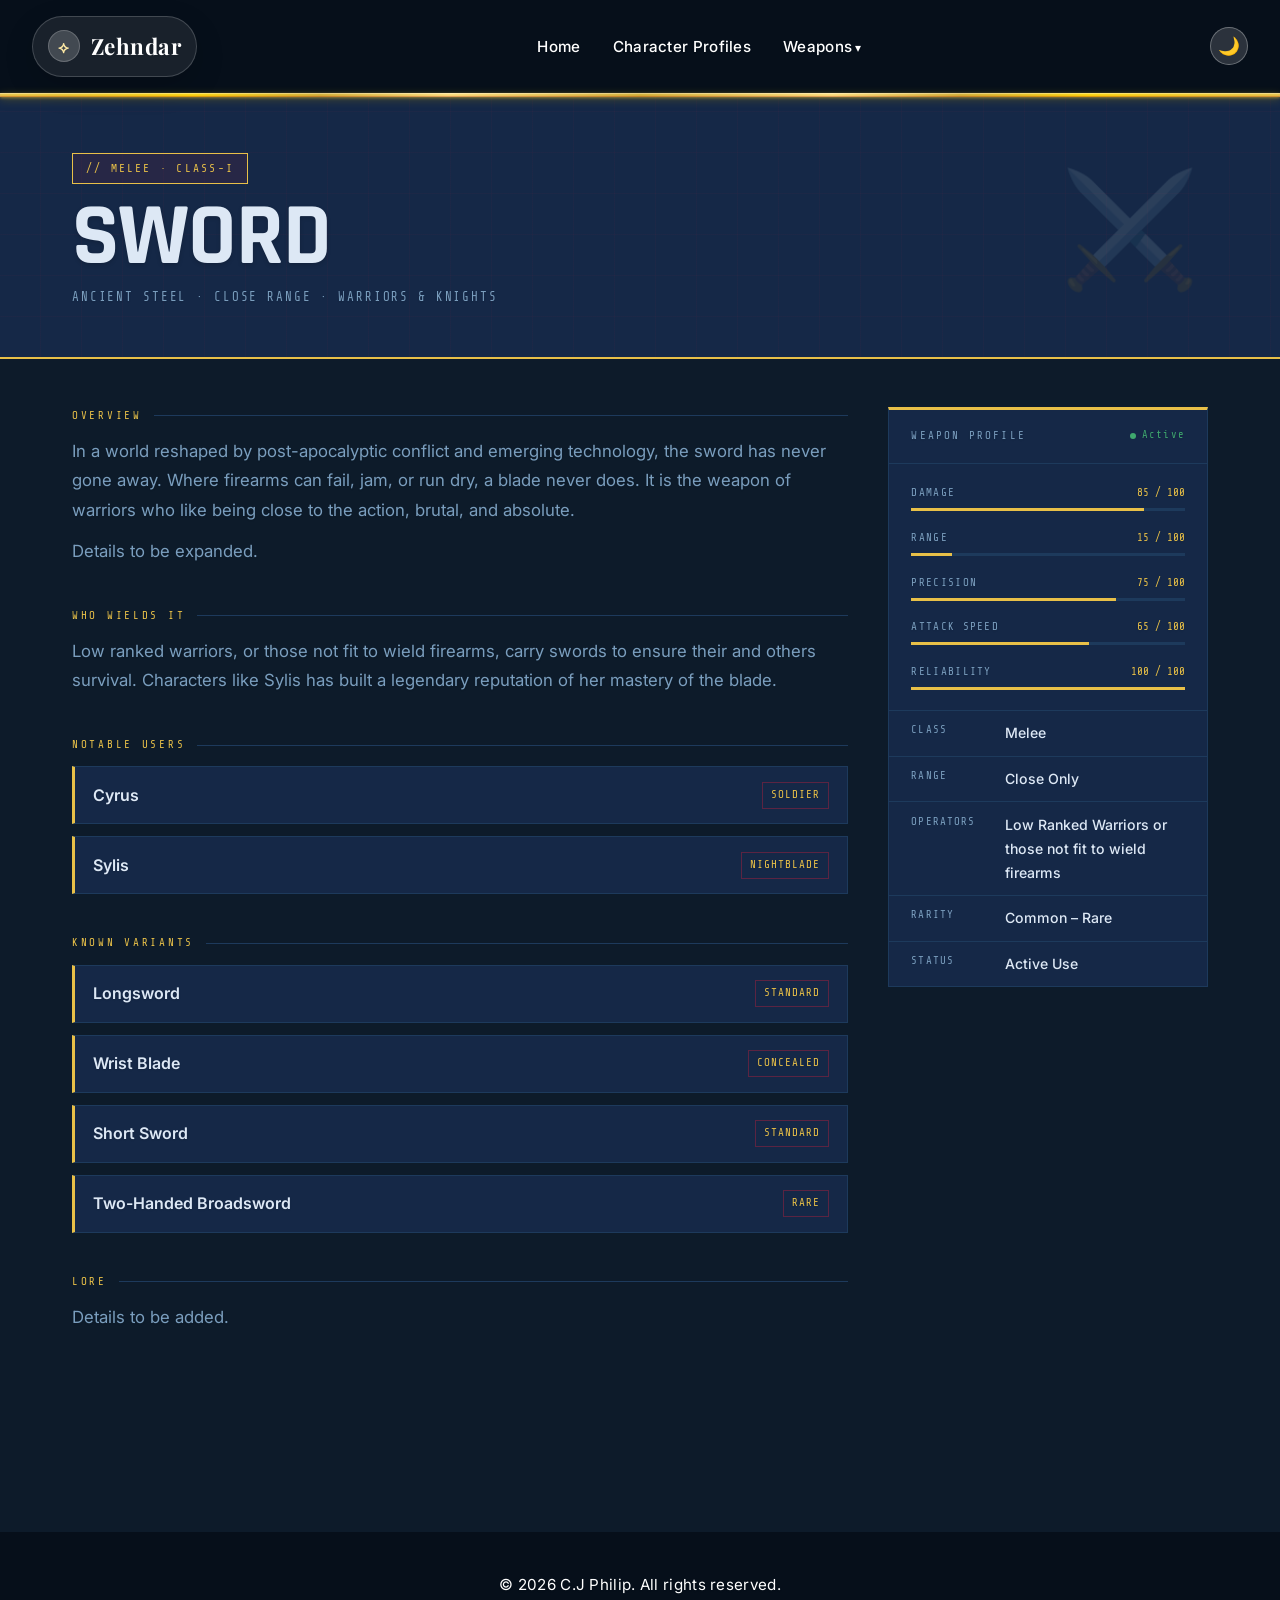
<file: Sword.html>
<!DOCTYPE html>
<html lang="en">
<head>
    <meta charset="UTF-8">
    <meta name="viewport" content="width=device-width, initial-scale=1.0">
    <title>Sword — Zehndar</title>
    <link rel="icon" type="image/svg+xml" href="favicon.svg">
    <link rel="preconnect" href="https://fonts.googleapis.com">
    <link rel="preconnect" href="https://fonts.gstatic.com" crossorigin>
    <link href="https://fonts.googleapis.com/css2?family=Inter:wght@300;400;500;600;700&family=Share+Tech+Mono&family=Rajdhani:wght@400;500;600;700&family=Playfair+Display:wght@400;600;700&display=swap" rel="stylesheet">
    <link rel="stylesheet" href="styles.css">
    <meta id="meta-theme-color" name="theme-color" content="#071025">
    <script src="theme.js" defer></script>
    <style>
        
        .weapon-hero { position: relative; border-bottom: 2px solid var(--accent); background: var(--surface); overflow: hidden; }
        .weapon-hero::before { content: ''; position: absolute; inset: 0; background: repeating-linear-gradient(90deg, transparent, transparent 40px, rgba(196,30,58,0.04) 40px, rgba(196,30,58,0.04) 41px), repeating-linear-gradient(0deg, transparent, transparent 40px, rgba(196,30,58,0.04) 40px, rgba(196,30,58,0.04) 41px); pointer-events: none; }
        .weapon-hero-inner { position: relative; max-width: 1200px; margin: 0 auto; padding: 3.5rem 2rem 3rem; }
        .weapon-class-badge { font-family: 'Share Tech Mono', monospace; font-size: 0.7rem; letter-spacing: 0.2em; color: var(--accent); background: rgba(196,30,58,0.1); border: 1px solid var(--accent); padding: 0.3rem 0.8rem; display: inline-block; margin-bottom: 0.75rem; }
        .weapon-hero-inner h1 { font-family: 'Rajdhani', sans-serif; font-size: clamp(3rem, 8vw, 5.5rem); font-weight: 700; line-height: 0.95; color: var(--dark-text); letter-spacing: -1px; text-transform: uppercase; margin: 0 0 0.5rem; }
        .weapon-hero-inner .sub { font-family: 'Share Tech Mono', monospace; font-size: 0.78rem; color: var(--gray); letter-spacing: 0.15em; }
        .weapon-icon-block { font-size: 7rem; line-height: 1; opacity: 0.12; position: absolute; right: 2.5rem; top: 50%; transform: translateY(-50%); pointer-events: none; user-select: none; }
        .weapon-body { max-width: 1200px; margin: 0 auto; padding: 3rem 2rem 5rem; display: grid; grid-template-columns: 1fr 320px; gap: 2.5rem; align-items: start; }
        .weapon-section { margin-bottom: 2.5rem; }
        .weapon-section-label { font-family: 'Share Tech Mono', monospace; font-size: 0.68rem; letter-spacing: 0.25em; text-transform: uppercase; color: var(--accent); margin-bottom: 0.75rem; display: flex; align-items: center; gap: 0.75rem; }
        .weapon-section-label::after { content: ''; flex: 1; height: 1px; background: var(--border); }
        .weapon-section p { color: var(--gray); font-size: 1.05rem; line-height: 1.75; font-weight: 400; margin: 0 0 0.75rem; }
        .variant-list { list-style: none; margin: 0; padding: 0; display: flex; flex-direction: column; gap: 0.75rem; }
        .variant-item { background: var(--surface); border: 1px solid var(--border); border-left: 3px solid var(--accent); padding: 0.9rem 1.1rem; display: flex; justify-content: space-between; align-items: center; transition: box-shadow 0.2s; }
        .variant-item:hover { box-shadow: 0 4px 16px rgba(0,0,0,0.08); }
        .variant-name { font-weight: 600; font-size: 1rem; color: var(--dark-text); }
        .variant-tag { font-family: 'Share Tech Mono', monospace; font-size: 0.68rem; color: var(--accent); letter-spacing: 0.1em; text-transform: uppercase; border: 1px solid rgba(196,30,58,0.4); padding: 0.2rem 0.5rem; }
        .spec-panel { background: var(--surface); border: 1px solid var(--border); border-top: 3px solid var(--accent); position: sticky; top: 80px; }
        .spec-panel-header { padding: 1.1rem 1.4rem; border-bottom: 1px solid var(--border); display: flex; align-items: center; justify-content: space-between; }
        .spec-panel-title { font-family: 'Share Tech Mono', monospace; font-size: 0.68rem; letter-spacing: 0.2em; text-transform: uppercase; color: var(--gray); }
        .spec-status { font-family: 'Share Tech Mono', monospace; font-size: 0.65rem; color: #3fa86e; letter-spacing: 0.1em; display: flex; align-items: center; gap: 0.4rem; }
        .spec-status::before { content: ''; width: 6px; height: 6px; background: #3fa86e; border-radius: 50%; display: inline-block; }
        .stat-list { padding: 1.25rem 1.4rem; display: flex; flex-direction: column; gap: 1.1rem; }
        .stat-header { display: flex; justify-content: space-between; margin-bottom: 0.35rem; }
        .stat-name { font-family: 'Share Tech Mono', monospace; font-size: 0.68rem; letter-spacing: 0.12em; text-transform: uppercase; color: var(--gray); }
        .stat-val { font-family: 'Share Tech Mono', monospace; font-size: 0.68rem; color: var(--accent); }
        .stat-bar-track { height: 3px; background: var(--border); overflow: hidden; }
        .stat-bar-fill { height: 100%; background: var(--accent); width: 0; transition: width 1s cubic-bezier(0.16, 1, 0.3, 1); }
        .spec-table { width: 100%; border-collapse: collapse; border-top: 1px solid var(--border); }
        .spec-table tr { border-bottom: 1px solid var(--border); }
        .spec-table tr:last-child { border-bottom: none; }
        .spec-table td { padding: 0.65rem 1.4rem; font-size: 0.88rem; vertical-align: top; }
        .spec-table td:first-child { font-family: 'Share Tech Mono', monospace; font-size: 0.67rem; letter-spacing: 0.1em; text-transform: uppercase; color: var(--gray); white-space: nowrap; padding-right: 0.5rem; }
        .spec-table td:last-child { color: var(--dark-text); font-weight: 500; }
        @media (max-width: 900px) { .weapon-body { grid-template-columns: 1fr; } .spec-panel { position: static; } }
        @media (max-width: 600px) { .weapon-hero-inner { padding: 2rem 1.5rem; } .weapon-body { padding: 2rem 1.5rem 3rem; } .weapon-icon-block { display: none; } }
    </style>
</head>
<body>
    <header>
        <nav>
            <a href="index.html" class="logo"><span>Zehndar</span></a>
            <button class="hamburger-menu" aria-label="Toggle menu"
                onclick="this.classList.toggle('active');document.querySelector('.nav-links').classList.toggle('mobile-open');">
                <span></span><span></span><span></span>
            </button>
            <ul class="nav-links">
                <li><a href="index.html">Home</a></li>
                <li><a href="character-profiles.html">Character Profiles</a></li>
                <li class="dropdown">
                    <span class="dropdown-toggle" role="button" aria-haspopup="true" aria-expanded="false">Weapons</span>
                    <div class="dropdown-content">
                        <a href="Firearms.html">Firearms</a>
                        <a href="Sword.html">Sword</a>
                        <a href="Crossbow.html">Crossbow</a>
                    </div>
                </li>
            </ul>
            <button class="theme-toggle" id="theme-toggle" aria-label="Toggle theme" aria-pressed="false">🌙</button>
        </nav>
    </header>

    <div class="page-content-wrapper">
        <div class="weapon-hero">
            <div class="weapon-hero-inner">
                <div class="weapon-class-badge">// MELEE · CLASS-I</div>
                <h1>Sword</h1>
                <p class="sub">ANCIENT STEEL · CLOSE RANGE · WARRIORS &amp; KNIGHTS</p>
                <div class="weapon-icon-block">⚔️</div>
            </div>
        </div>

        <div class="weapon-body">
            <div>
                <div class="weapon-section">
                    <div class="weapon-section-label">Overview</div>
                    <p>In a world reshaped by post-apocalyptic conflict and emerging technology, the sword has never gone away. Where firearms can fail, jam, or run dry, a blade never does. It is the weapon of warriors who like being close to the action, brutal, and absolute.</p>
                    <p>Details to be expanded.</p>
                </div>
                <div class="weapon-section">
                    <div class="weapon-section-label">Who Wields It</div>
                    <p>Low ranked warriors, or those not fit to wield firearms, carry swords to ensure their and others survival. Characters like Sylis has built a legendary reputation of her mastery of the blade.</p>
                </div>
                <div class="weapon-section">
                    <div class="weapon-section-label">Notable Users</div>
                    <ul class="variant-list">
                        <li class="variant-item"><span class="variant-name">Cyrus</span><span class="variant-tag">Soldier</span></li>
                        <li class="variant-item"><span class="variant-name">Sylis</span><span class="variant-tag">Nightblade</span></li>
                    </ul>
                </div>
                <div class="weapon-section">
                    <div class="weapon-section-label">Known Variants</div>
                    <ul class="variant-list">
                        <li class="variant-item"><span class="variant-name">Longsword</span><span class="variant-tag">Standard</span></li>
                        <li class="variant-item"><span class="variant-name">Wrist Blade</span><span class="variant-tag">Concealed</span></li>
                        <li class="variant-item"><span class="variant-name">Short Sword</span><span class="variant-tag">Standard</span></li>
                        <li class="variant-item"><span class="variant-name">Two-Handed Broadsword</span><span class="variant-tag">Rare</span></li>
                    </ul>
                </div>
                <div class="weapon-section">
                    <div class="weapon-section-label">Lore</div>
                    <p>Details to be added.</p>
                </div>
            </div>

            <aside class="spec-panel">
                <div class="spec-panel-header">
                    <span class="spec-panel-title">Weapon Profile</span>
                    <span class="spec-status">Active</span>
                </div>
                <div class="stat-list">
                    <div class="stat-row">
                        <div class="stat-header"><span class="stat-name">Damage</span><span class="stat-val">85 / 100</span></div>
                        <div class="stat-bar-track"><div class="stat-bar-fill" data-width="85"></div></div>
                    </div>
                    <div class="stat-row">
                        <div class="stat-header"><span class="stat-name">Range</span><span class="stat-val">15 / 100</span></div>
                        <div class="stat-bar-track"><div class="stat-bar-fill" data-width="15"></div></div>
                    </div>
                    <div class="stat-row">
                        <div class="stat-header"><span class="stat-name">Precision</span><span class="stat-val">75 / 100</span></div>
                        <div class="stat-bar-track"><div class="stat-bar-fill" data-width="75"></div></div>
                    </div>
                    <div class="stat-row">
                        <div class="stat-header"><span class="stat-name">Attack Speed</span><span class="stat-val">65 / 100</span></div>
                        <div class="stat-bar-track"><div class="stat-bar-fill" data-width="65"></div></div>
                    </div>
                    <div class="stat-row">
                        <div class="stat-header"><span class="stat-name">Reliability</span><span class="stat-val">100 / 100</span></div>
                        <div class="stat-bar-track"><div class="stat-bar-fill" data-width="100"></div></div>
                    </div>
                </div>
                <table class="spec-table">
                    <tr><td>Class</td><td>Melee</td></tr>
                    <tr><td>Range</td><td>Close Only</td></tr>
                    <tr><td>Operators</td><td>Low Ranked Warriors or those not fit to wield firearms</td></tr>
                    <tr><td>Rarity</td><td>Common – Rare</td></tr>
                    <tr><td>Status</td><td>Active Use</td></tr>
                </table>
            </aside>
        </div>
    </div>

    <footer><p>© 2026 C.J Philip. All rights reserved.</p></footer>
    <script src="scroll-animations.js"></script>
    <script>
        document.addEventListener('DOMContentLoaded', () => {
            setTimeout(() => {
                document.querySelectorAll('.stat-bar-fill').forEach(bar => {
                    bar.style.width = bar.dataset.width + '%';
                });
            }, 300);
        });
    </script>
</body>
</html>
</file>
<file: styles.css>
* {
    margin: 0;
    padding: 0;
    box-sizing: border-box;
}

:root {
    --primary: #8b0000;
    --accent: #c41e3a;
    --light: #fff2d9;
    --cream: #f5ead3;
    --surface: #ffffff;
    --gold: #d4af37;
    --gray: #5a5a5a;
    --border: #d4cfc4;
    --dark-text: #1a1a1a;
    --base-text-size: 16px;
    --transition-speed: 0.8s;
    --header-bg: #8b0000;
    --footer-bg: #8b0000;
}

/* ── Dark mode: auto (system) ───────────────────────────── */
@media (prefers-color-scheme: dark) {
    :root:not([data-theme="light"]) {
        --primary:   #060f1a;
        --accent:    #e8c048;
        --light:     #0d1b2a;
        --cream:     #0f2035;
        --surface:   #152847;
        --gold:      #f0cc50;
        --gray:      #7a9ebe;
        --border:    #1d3a5c;
        --dark-text: #dde8f5;
        --header-bg: #060f1a;
        --footer-bg: #060f1a;
    }
}

/* ── Dark mode: manual override ─────────────────────────── */
[data-theme="dark"] {
    --primary:   #060f1a;
    --accent:    #e8c048;
    --light:     #0d1b2a;
    --cream:     #0f2035;
    --surface:   #152847;
    --gold:      #f0cc50;
    --gray:      #7a9ebe;
    --border:    #1d3a5c;
    --dark-text: #dde8f5;
    --header-bg: #060f1a;
    --footer-bg: #060f1a;
}

/* ── Light mode: manual override ────────────────────────── */
[data-theme="light"] {
    --primary:   #8b0000;
    --accent:    #c41e3a;
    --light:     #fff2d9;
    --cream:     #f5ead3;
    --surface:   #ffffff;
    --gold:      #d4af37;
    --gray:      #5a5a5a;
    --border:    #d4cfc4;
    --dark-text: #1a1a1a;
    --header-bg: #8b0000;
    --footer-bg: #8b0000;
}

body {
    font-family: 'Inter', -apple-system, BlinkMacSystemFont, 'Segoe UI', 'Helvetica Neue', Arial, sans-serif;
    background: var(--light);
    font-size: var(--base-text-size);
    color: var(--dark-text);
    line-height: 1.7;
    overflow-x: hidden;
    font-weight: 400;
    transition: background 0.3s ease, color 0.3s ease;
}

/* Subtle text shadow for all text */
h1, h2, h3, h4, h5, h6, p, a, span, li {
    text-shadow: 0 1px 2px rgba(0, 0, 0, 0.1);
}

/* Stronger shadow for headings */
h1, h2, h3 {
    text-shadow: 0 2px 4px rgba(0, 0, 0, 0.15);
}

/* Hide scrollbar but keep scroll functionality */
html {
    scrollbar-width: none; /* Firefox */
    -ms-overflow-style: none; /* IE and Edge */
}

html::-webkit-scrollbar {
    display: none; /* Chrome, Safari, Opera */
}

body {
    scrollbar-width: none; /* Firefox */
    -ms-overflow-style: none; /* IE and Edge */
}

body::-webkit-scrollbar {
    display: none; /* Chrome, Safari, Opera */
}

/* Page load fade-in (not header) */
.page-content-wrapper {
    opacity: 0;
    animation: pageLoad 0.8s ease-in-out forwards;
}

@keyframes pageLoad {
    to {
        opacity: 1;
    }
}

/* Header stays visible */
header {
    opacity: 1 !important;
    animation: none !important;
}

/* Scroll fade-in animations */
.fade-in-section {
    opacity: 0;
    transform: translateY(30px);
    transition: opacity 0.9s ease-out, transform 0.9s ease-out;
}

.fade-in-section.is-visible {
    opacity: 1;
    transform: translateY(0);
}

/* Stagger animation delays for multiple items */
.fade-in-section:nth-child(1) { transition-delay: 0.1s; }
.fade-in-section:nth-child(2) { transition-delay: 0.2s; }
.fade-in-section:nth-child(3) { transition-delay: 0.3s; }
.fade-in-section:nth-child(4) { transition-delay: 0.4s; }
.fade-in-section:nth-child(5) { transition-delay: 0.5s; }
.fade-in-section:nth-child(6) { transition-delay: 0.6s; }

/* Header */
header {
    background: var(--header-bg);
    color: white;
    padding: 1rem 2rem;
    position: sticky;
    top: 0;
    z-index: 1000;
    box-shadow: 0 2px 12px rgba(0,0,0,0.15);
    border-bottom: 4px solid var(--gold);
    transition: background 0.3s ease;
}

header::after {
    content: '';
    position: absolute;
    bottom: -4px;
    left: 0;
    right: 0;
    height: 4px;
    background: linear-gradient(
        to right,
        rgba(212, 175, 55, 0.3) 0%,
        rgba(255, 215, 0, 0.8) 15%,
        rgba(212, 175, 55, 1) 25%,
        rgba(255, 223, 128, 0.9) 35%,
        rgba(212, 175, 55, 1) 50%,
        rgba(255, 223, 128, 0.9) 65%,
        rgba(212, 175, 55, 1) 75%,
        rgba(255, 215, 0, 0.8) 85%,
        rgba(212, 175, 55, 0.3) 100%
    );
    box-shadow: 
        0 1px 3px rgba(212, 175, 55, 0.6),
        0 2px 8px rgba(255, 215, 0, 0.3),
        inset 0 1px 1px rgba(255, 255, 255, 0.4),
        inset 0 -1px 1px rgba(139, 0, 0, 0.3);
}

nav {
    max-width: 1400px;
    margin: 0 auto;
    display: flex;
    justify-content: space-between;
    align-items: center;
}

.logo {
    display: inline-flex;
    align-items: center;
    gap: 0.65rem;
    padding: 0.65rem 0.95rem;
    border-radius: 999px;
    font-family: 'Playfair Display', 'Georgia', serif;
    font-size: 1.4rem;
    font-weight: 700;
    color: white;
    text-decoration: none;
    letter-spacing: 0.5px;
    background: rgba(255, 255, 255, 0.08);
    border: 1px solid rgba(255, 255, 255, 0.18);
    box-shadow: 0 10px 30px rgba(0, 0, 0, 0.15);
    transition: transform 0.25s ease, background 0.25s ease, border-color 0.25s ease;
}

.logo::before {
    content: '⟡';
    display: inline-flex;
    align-items: center;
    justify-content: center;
    width: 2rem;
    height: 2rem;
    border-radius: 50%;
    background: rgba(255, 255, 255, 0.18);
    color: #fce8a4;
    font-size: 1rem;
    box-shadow: inset 0 0 0 1px rgba(255, 255, 255, 0.2);
}

.logo:hover {
    transform: translateY(-2px);
    background: rgba(255, 255, 255, 0.14);
    border-color: rgba(255, 255, 255, 0.28);
}

/* Hamburger Menu Button */
.hamburger-menu {
    display: none;
    flex-direction: column;
    gap: 6px;
    background: none;
    border: none;
    cursor: pointer;
    padding: 0.5rem;
    z-index: 1001;
}

.hamburger-menu span {
    width: 25px;
    height: 3px;
    background: white;
    border-radius: 2px;
    transition: all 0.5s ease-in-out;
}

.hamburger-menu.active span:nth-child(1) {
    transform: rotate(45deg) translate(10px, 10px);
}

.hamburger-menu.active span:nth-child(2) {
    opacity: 0;
}

.hamburger-menu.active span:nth-child(3) {
    transform: rotate(-45deg) translate(7px, -7px);
}

.nav-links {
    display: flex;
    gap: 0;
    list-style: none;
    align-items: center;
}

.nav-links li {
    position: relative;
}

.nav-links a, .nav-links .dropdown-toggle {
    color: white;
    text-decoration: none;
    font-weight: 500;
    font-size: 0.95rem;
    padding: 0.75rem 1rem;
    display: block;
    transition: all 0.8s ease-in-out;
    cursor: pointer;
    background: none;
    border: none;
    font-family: inherit;
    letter-spacing: 0.3px;
}

.nav-links a:hover, .nav-links .dropdown-toggle:hover {
    background: rgba(255,255,255,0.15);
}

.nav-links a.active,
.dropdown-content a.active,
.dropdown-toggle.active {
    background: rgba(255, 255, 255, 0.22);
    color: #ffdd57;
}

:root[data-theme="light"] .nav-links a.active,
:root[data-theme="light"] .dropdown-content a.active,
:root[data-theme="light"] .dropdown-toggle.active {
    color: var(--dark-text);
    background: rgba(255, 255, 255, 0.32);
}

.dropdown.open .dropdown-content {
    display: block;
}

/* Dropdown */
.dropdown {
    position: relative;
}

.dropdown-content {
    display: none;
    position: absolute;
    top: 100%;
    right: 0;
    left: auto;
    background: var(--light);
    min-width: 220px;
    box-shadow: 0 8px 24px rgba(0,0,0,0.2);
    z-index: 1001;
    border: 2px solid var(--accent);
    border-radius: 4px;
}

.dropdown:hover .dropdown-content {
    display: block;
}

.dropdown-content a {
    color: var(--dark-text);
    padding: 1rem 1.5rem;
    display: block;
    white-space: nowrap;
    transition: all 0.8s ease-in-out;
    border-bottom: 1px solid var(--border);
}

.dropdown-content a:hover {
    background: var(--cream);
    color: var(--accent);
}

.dropdown-content a:last-child {
    border-bottom: none;
}

.dropdown-toggle::after {
    content: ' ▾';
    font-size: 0.8em;
}

/* Page Hero */
.page-hero {
    max-width: 1400px;
    margin: 0 auto;
    padding: 3rem 2rem 2rem;
}

.page-hero h1 {
    font-family: 'Playfair Display', 'Georgia', serif;
    font-size: 3rem;
    font-weight: 700;
    margin-bottom: 0.75rem;
    color: var(--dark-text);
    letter-spacing: -0.5px;
}

.page-hero .subtitle {
    font-size: 1.2rem;
    color: var(--gray);
    font-style: italic;
}

/* Home Page Hero */
.hero {
    max-width: 1400px;
    margin: 0 auto;
    padding: 5rem 2rem 4rem;
    display: flex;
    flex-direction: column;
    align-items: center;
    text-align: center;
}

.hero-avatar {
    width: 200px;
    height: 200px;
    border-radius: 50%;
    margin-bottom: 2rem;
    box-shadow: 0 8px 24px rgba(0,0,0,0.15);
    border: 4px solid var(--gold);
}

.hero-content h1 {
    font-family: 'Playfair Display', 'Georgia', serif;
    font-size: 5.5rem;
    font-weight: 700;
    line-height: 0.95;
    margin-bottom: 1.5rem;
    letter-spacing: -2px;
    color: var(--dark-text);
}

.hero-content .initials {
    color: var(--accent);
}

.hero-content .tagline {
    font-size: 1.4rem;
    color: var(--gray);
    margin-bottom: 2.5rem;
    font-weight: 300;
    font-style: italic;
    letter-spacing: 0.3px;
}

.hero-content .description {
    font-size: 1.15rem;
    margin-bottom: 2.5rem;
    line-height: 1.9;
    color: var(--dark-text);
}

.social-links {
    display: flex;
    gap: 1rem;
    justify-content: center;
}

.social-links a {
    padding: 0.85rem 2rem;
    background: var(--primary);
    color: white;
    text-decoration: none;
    font-weight: 400;
    transition: all 0.8s ease-in-out;
    border: 2px solid var(--primary);
    border-radius: 2px;
    font-size: 0.95rem;
    letter-spacing: 0.5px;
    box-shadow: 0 2px 8px rgba(139, 0, 0, 0.3);
}

.social-links a:hover {
    background: var(--accent);
    border-color: var(--accent);
    transform: translateY(-2px);
    box-shadow: 0 4px 12px rgba(196, 30, 58, 0.4);
}

.hero-visual {
    display: none;
}

.visual-box {
    position: absolute;
    background: var(--primary);
    box-shadow: 0 8px 24px rgba(139, 0, 0, 0.4);
    position: relative;
    overflow: hidden;
}

.visual-box::before {
    content: '';
    position: absolute;
    top: 0;
    left: 0;
    right: 0;
    bottom: 0;
    background-image: 
        repeating-linear-gradient(
            45deg,
            transparent,
            transparent 10px,
            rgba(255, 255, 255, 0.03) 10px,
            rgba(255, 255, 255, 0.03) 20px
        ),
        repeating-linear-gradient(
            -45deg,
            transparent,
            transparent 10px,
            rgba(0, 0, 0, 0.03) 10px,
            rgba(0, 0, 0, 0.03) 20px
        );
    mix-blend-mode: overlay;
}

.visual-box::after {
    content: '';
    position: absolute;
    top: 0;
    left: 0;
    right: 0;
    bottom: 0;
    background: radial-gradient(
        circle at 30% 30%,
        rgba(255, 255, 255, 0.15) 0%,
        transparent 50%
    );
}

.visual-box:nth-child(1) {
    width: 250px;
    height: 250px;
    top: 30px;
    right: 100px;
    animation: float 6s ease-in-out infinite;
    opacity: 0.95;
    z-index: 1;
}

.visual-box:nth-child(2) {
    width: 180px;
    height: 180px;
    top: 100px;
    right: 300px;
    background: var(--accent);
    animation: float 8s ease-in-out infinite;
    opacity: 0.9;
    z-index: 2;
}

.visual-box:nth-child(3) {
    width: 140px;
    height: 140px;
    top: 200px;
    right: 180px;
    opacity: 0.85;
    animation: float 7s ease-in-out infinite;
    z-index: 3;
}

@keyframes float {
    0%, 100% { transform: translateY(0px) rotate(0deg); }
    50% { transform: translateY(-20px) rotate(2deg); }
}

/* Section Styling */
section {
    max-width: 1400px;
    margin: 0 auto;
    padding: 4rem 2rem;
}

.section-title {
    font-family: 'Playfair Display', 'Georgia', serif;
    font-size: 2.5rem;
    font-weight: 700;
    margin-bottom: 3rem;
    color: var(--dark-text);
    letter-spacing: -0.5px;
    text-align: center;
}

/* Featured Content Section */
.featured-content {
    background: var(--cream);
    border-top: 3px solid var(--accent);
    box-shadow: 0 2px 12px rgba(0,0,0,0.05);
}

.featured-grid {
    display: grid;
    grid-template-columns: repeat(auto-fit, minmax(250px, 1fr));
    gap: 2.5rem;
}

.feature-card {
    background: white;
    padding: 2.5rem;
    border-radius: 4px;
    border: 1px solid var(--border);
    text-decoration: none;
    color: var(--dark-text);
    transition: all 0.9s ease-in-out;
    text-align: center;
    box-shadow: 0 2px 8px rgba(0,0,0,0.05);
}

.feature-card:hover {
    border-color: var(--accent);
    transform: translateY(-8px);
    box-shadow: 0 12px 28px rgba(0,0,0,0.15);
    background: var(--light);
}

.feature-icon {
    font-size: 3.5rem;
    margin-bottom: 1.25rem;
}

.feature-card h3 {
    font-family: 'Playfair Display', 'Georgia', serif;
    font-size: 1.5rem;
    margin-bottom: 1rem;
    color: var(--dark-text);
    font-weight: 600;
    letter-spacing: 0.3px;
}

.feature-card p {
    font-size: 1rem;
    color: var(--gray);
    line-height: 1.7;
}

/* About Section */
.about-section {
    background: var(--cream);
    box-shadow: inset 0 2px 12px rgba(0,0,0,0.03);
}

.about-content {
    max-width: 850px;
    margin: 0 auto;
}

.about-content p {
    font-size: 1.15rem;
    line-height: 2;
    margin-bottom: 1.75rem;
    color: var(--dark-text);
}

.about-content p:first-child:first-letter {
    font-size: 2.5em;
    font-family: 'Playfair Display', 'Georgia', serif;
    float: left;
    line-height: 0.8;
    margin: 0.1em 0.1em 0 0;
    color: var(--accent);
}

/* Filter Buttons */
.filter-buttons {
    display: flex;
    gap: 12px;
    margin-bottom: 2.5rem;
    flex-wrap: wrap;
}

.filter-btn {
    padding: 0.65rem 1.75rem;
    border-radius: 2px;
    border: 1px solid var(--dark-text);
    background: white;
    cursor: pointer;
    font-weight: 400;
    font-size: 0.95rem;
    transition: all 0.8s ease-in-out;
    color: var(--dark-text);
    letter-spacing: 0.3px;
    box-shadow: 0 2px 4px rgba(0,0,0,0.05);
}

.filter-btn:hover {
    background: var(--dark-text);
    color: white;
    transform: translateY(-1px);
    box-shadow: 0 4px 8px rgba(0,0,0,0.15);
}

.filter-btn.active {
    background: var(--dark-text);
    color: white;
    box-shadow: 0 4px 8px rgba(0,0,0,0.15);
}

/* Content Grids */
.content-grid {
    display: grid;
    grid-template-columns: repeat(auto-fill, minmax(200px, 1fr));
    gap: 2.5rem;
}

.video-grid {
    display: grid;
    grid-template-columns: repeat(auto-fill, minmax(280px, 1fr));
    gap: 2rem;
}

/* Video Cards */
.video-card {
    background: white;
    border-radius: 4px;
    overflow: hidden;
    transition: all 0.8s ease-in-out;
    cursor: pointer;
    box-shadow: 0 2px 8px rgba(0,0,0,0.08);
}

.video-card:hover {
    transform: translateY(-6px);
    box-shadow: 0 12px 24px rgba(0,0,0,0.15);
}

.video-thumbnail {
    aspect-ratio: 16/9;
    background: #000;
    position: relative;
    overflow: hidden;
}

.video-thumbnail img {
    width: 100%;
    height: 100%;
    object-fit: cover;
    transition: transform 0.8s ease-in-out;
}

.video-card:hover .video-thumbnail img {
    transform: scale(1.05);
}

.video-info {
    padding: 1.25rem;
}

.video-title {
    font-weight: 600;
    font-size: 1rem;
    line-height: 1.5;
    margin-bottom: 0.65rem;
    display: -webkit-box;
    -webkit-line-clamp: 2;
    line-clamp: 2;
    -webkit-box-orient: vertical;
    overflow: hidden;
}

.video-meta {
    color: var(--gray);
    font-size: 0.9rem;
}

/* Film/Book Cards */
.film-card, .book-card {
    cursor: pointer;
    transition: transform 0.9s ease-in-out;
}

.film-card:hover, .book-card:hover {
    transform: translateY(-10px);
}

.film-card img, .book-card img {
    width: 100%;
    border-radius: 4px;
    box-shadow: 0 4px 16px rgba(0,0,0,0.2);
    transition: all 0.9s ease-in-out;
}

.film-card:hover img, .book-card:hover img {
    box-shadow: 0 12px 32px rgba(0,0,0,0.3);
}

.film-title, .book-title {
    margin-top: 1rem;
    font-weight: 600;
    text-align: center;
    font-size: 0.95rem;
    line-height: 1.4;
}

.film-rating, .book-rating {
    text-align: center;
    margin-top: 0.65rem;
    color: var(--accent);
    font-weight: bold;
    font-size: 1.1rem;
}

/* Channel Cards */
.channels-grid {
    display: grid;
    grid-template-columns: repeat(auto-fit, minmax(300px, 1fr));
    gap: 2.5rem;
    margin-bottom: 3rem;
}

.channel-card {
    background: white;
    padding: 3rem;
    border-radius: 4px;
    border: 3px solid var(--accent);
    text-align: center;
    transition: all 0.9s ease-in-out;
    box-shadow: 0 2px 12px rgba(0,0,0,0.08);
    position: relative;
    overflow: hidden;
    background-size: cover;
    background-position: center;
    scrollbar-width: none; /* Firefox */
    -ms-overflow-style: none; /* IE and Edge */
}

.channel-card::-webkit-scrollbar {
    display: none; /* Chrome, Safari, Opera */
}

/* Reviews channel - red castle background */
#channel-reviews {
    background-image: url('bg-castle.png');
}

/* Gaming channel - minecraft background */
#channel-gaming {
    background-image: url('bg-minecraft.jpg');
}

/* Darkening overlay for readability */
.channel-card::before {
    content: '';
    position: absolute;
    top: 0;
    left: 0;
    right: 0;
    bottom: 0;
    background: rgba(0, 0, 0, 0.5);
    z-index: 1;
    transition: all 0.9s ease-in-out;
}

.channel-card:hover::before {
    background: rgba(0, 0, 0, 0.4);
}

/* Gold outline above overlay */
.channel-card::after {
    content: '';
    position: absolute;
    top: 6px;
    left: 6px;
    right: 6px;
    bottom: 6px;
    border: 2px solid var(--gold);
    border-radius: 1px;
    z-index: 3;
    pointer-events: none;
}

/* Ensure content is above overlay */
.channel-card > * {
    position: relative;
    z-index: 2;
}

.channel-avatar {
    width: 120px;
    height: 120px;
    border-radius: 50%;
    margin-bottom: 1.5rem;
    box-shadow: 0 4px 12px rgba(0,0,0,0.15);
    border: 3px solid var(--accent);
    position: relative;
    z-index: 2;
}

.channel-card:hover {
    border-color: var(--accent);
    transform: translateY(-6px);
    box-shadow: 0 12px 28px rgba(0,0,0,0.15);
}

.channel-card h3 {
    font-family: 'Playfair Display', 'Georgia', serif;
    font-size: 1.75rem;
    margin-bottom: 0.5rem;
    font-weight: 600;
    color: white;
    text-shadow: 2px 2px 4px rgba(0,0,0,0.8);
}

.channel-card p {
    color: white !important;
    font-style: italic;
    margin-bottom: 1.5rem;
    text-shadow: 1px 1px 3px rgba(0,0,0,0.8);
}

.channel-btn {
    display: inline-block;
    padding: 0.85rem 2.5rem;
    background: #ff0000;
    color: white;
    text-decoration: none;
    border-radius: 2px;
    font-weight: 500;
    transition: all 0.8s ease-in-out;
    letter-spacing: 0.3px;
    box-shadow: 0 4px 12px rgba(255, 0, 0, 0.3);
}

.channel-btn:hover {
    background: #cc0000;
    transform: scale(1.05);
    box-shadow: 0 6px 16px rgba(204, 0, 0, 0.4);
}

/* Tabs */
.tabs {
    display: flex;
    gap: 12px;
    margin-bottom: 2.5rem;
}

.tab-btn {
    padding: 0.75rem 2rem;
    border-radius: 2px;
    border: 1px solid var(--dark-text);
    background: white;
    cursor: pointer;
    font-weight: 400;
    transition: all 0.8s ease-in-out;
    letter-spacing: 0.3px;
    box-shadow: 0 2px 4px rgba(0,0,0,0.05);
}

.tab-btn:hover {
    background: var(--dark-text);
    color: white;
    transform: translateY(-1px);
    box-shadow: 0 4px 8px rgba(0,0,0,0.15);
}

.tab-btn.active {
    background: var(--dark-text);
    color: white;
    box-shadow: 0 4px 8px rgba(0,0,0,0.15);
}

/* Full page embed */
.full-page-embed {
    position: fixed;
    top: 65px;
    left: 0;
    width: 100%;
    height: calc(100vh - 65px);
    border: none;
    background: white;
}

/* Footer */
footer {
    background: var(--footer-bg);
    color: white;
    text-align: center;
    padding: 2.5rem;
    margin-top: 5rem;
    font-size: 0.95rem;
    letter-spacing: 0.3px;
    transition: background 0.3s ease;
}

/* Settings Page Styles */
.settings-container {
    max-width: 900px;
    margin: 0 auto;
    padding: 3rem 2rem;
}

.settings-title {
    font-size: 3rem;
    color: var(--primary);
    margin-bottom: 0.5rem;
    font-family: 'Playfair Display', serif;
}

.settings-subtitle {
    color: #666;
    font-size: 1.2rem;
    margin-bottom: 3rem;
}

.settings-section {
    background: white;
    border-radius: 12px;
    padding: 2rem;
    margin-bottom: 2rem;
    box-shadow: 0 2px 12px rgba(0,0,0,0.08);
    border: 2px solid var(--accent);
}

.section-title {
    font-size: 1.5rem;
    color: var(--primary);
    margin-bottom: 1.5rem;
    padding-bottom: 0.75rem;
    border-bottom: 2px solid var(--gold);
    font-family: 'Playfair Display', serif;
}

.setting-item {
    display: flex;
    justify-content: space-between;
    align-items: center;
    padding: 1.5rem 0;
    border-bottom: 1px solid #f0f0f0;
}

.setting-item:last-child {
    border-bottom: none;
}

.setting-info {
    flex: 1;
}

.setting-info label {
    font-weight: 600;
    color: var(--primary);
    font-size: 1.1rem;
    display: block;
    margin-bottom: 0.25rem;
}

.setting-description {
    color: #666;
    font-size: 0.9rem;
    margin: 0;
}

.setting-control {
    margin-left: 2rem;
}

.setting-select {
    padding: 0.75rem 1.25rem;
    border: 2px solid var(--accent);
    border-radius: 8px;
    font-size: 1rem;
    background: white;
    color: var(--primary);
    cursor: pointer;
    transition: all 0.3s ease;
    min-width: 200px;
}

.setting-select:hover {
    border-color: var(--gold);
    box-shadow: 0 2px 8px rgba(0,0,0,0.1);
}

.setting-select:focus {
    outline: none;
    border-color: var(--gold);
    box-shadow: 0 0 0 3px rgba(212, 175, 55, 0.2);
}

/* Toggle Switch */
.toggle-switch {
    position: relative;
    display: inline-block;
    width: 60px;
    height: 34px;
}

.toggle-switch input {
    opacity: 0;
    width: 0;
    height: 0;
}

.toggle-slider {
    position: absolute;
    cursor: pointer;
    top: 0;
    left: 0;
    right: 0;
    bottom: 0;
    background-color: #ccc;
    transition: 0.4s;
    border-radius: 34px;
}

.toggle-slider:before {
    position: absolute;
    content: "";
    height: 26px;
    width: 26px;
    left: 4px;
    bottom: 4px;
    background-color: white;
    transition: 0.4s;
    border-radius: 50%;
}

.toggle-switch input:checked + .toggle-slider {
    background-color: var(--accent);
}

.toggle-switch input:checked + .toggle-slider:before {
    transform: translateX(26px);
}

.toggle-slider:hover {
    box-shadow: 0 2px 8px rgba(0,0,0,0.2);
}

/* Settings Actions */
.settings-actions {
    display: flex;
    gap: 1rem;
    justify-content: flex-end;
    margin-top: 2rem;
}

.btn-reset,
.btn-save {
    padding: 1rem 2.5rem;
    border: none;
    border-radius: 8px;
    font-size: 1.1rem;
    font-weight: 600;
    cursor: pointer;
    transition: all 0.3s ease;
}

.btn-reset {
    background: #f5f5f5;
    color: #666;
    border: 2px solid #ddd;
}

.btn-reset:hover {
    background: #e0e0e0;
    transform: translateY(-2px);
    box-shadow: 0 4px 12px rgba(0,0,0,0.1);
}

.btn-save {
    background: var(--accent);
    color: white;
    border: 2px solid var(--accent);
}

.btn-save:hover {
    background: var(--gold);
    border-color: var(--gold);
    color: var(--primary);
    transform: translateY(-2px);
    box-shadow: 0 4px 12px rgba(0,0,0,0.2);
}

/* Settings Note */
.settings-note {
    margin-top: 2rem;
    padding: 1.5rem;
    background: #f8f8f8;
    border-left: 4px solid var(--gold);
    border-radius: 8px;
}

.settings-note p {
    margin: 0;
    color: #666;
    font-size: 0.95rem;
}

/* Settings Notification */
.settings-notification {
    position: fixed;
    bottom: 2rem;
    right: 2rem;
    background: var(--accent);
    color: white;
    padding: 1rem 2rem;
    border-radius: 8px;
    box-shadow: 0 4px 20px rgba(0,0,0,0.3);
    font-weight: 600;
    z-index: 10000;
    opacity: 0;
    transform: translateY(20px);
    transition: all 0.3s ease;
}

.settings-notification.show {
    opacity: 1;
    transform: translateY(0);
}

/* Reduce Motion Class */
body.reduce-motion * {
    animation: none !important;
    transition-duration: 0s !important;
}

/* Responsive */
@media (max-width: 768px) {
    .setting-item {
        flex-direction: column;
        align-items: flex-start;
        gap: 1rem;
    }

    .setting-control {
        margin-left: 0;
        width: 100%;
    }

    .setting-select {
        width: 100%;
    }

    .settings-actions {
        flex-direction: column;
    }

    .btn-reset,
    .btn-save {
        width: 100%;
    }
}

/* Feedback Form Styles */
.feedback-container {
    max-width: 800px;
    margin: 0 auto;
    padding: 3rem 2rem;
}

.feedback-title {
    font-size: 3rem;
    color: var(--primary);
    margin-bottom: 0.5rem;
    font-family: 'Playfair Display', serif;
}

.feedback-subtitle {
    color: #666;
    font-size: 1.2rem;
    margin-bottom: 3rem;
}

.feedback-form {
    background: white;
    border-radius: 12px;
    padding: 2.5rem;
    box-shadow: 0 2px 12px rgba(0,0,0,0.08);
    border: 2px solid var(--accent);
}

.form-group {
    margin-bottom: 2rem;
}

.form-label {
    display: block;
    font-weight: 600;
    color: var(--primary);
    font-size: 1.1rem;
    margin-bottom: 0.75rem;
}

.required {
    color: var(--accent);
}

.optional {
    font-weight: 400;
    color: #999;
    font-size: 0.9rem;
}

.form-input,
.form-textarea {
    width: 100%;
    padding: 1rem 1.25rem;
    border: 2px solid #e0e0e0;
    border-radius: 8px;
    font-size: 1rem;
    font-family: 'Inter', sans-serif;
    transition: all 0.3s ease;
    background: #fafafa;
}

.form-input:focus,
.form-textarea:focus {
    outline: none;
    border-color: var(--gold);
    background: white;
    box-shadow: 0 0 0 3px rgba(212, 175, 55, 0.1);
}

.form-textarea {
    resize: vertical;
    min-height: 150px;
}

.form-actions {
    margin-top: 2rem;
}

.btn-submit {
    background: var(--accent);
    color: white;
    border: 2px solid var(--accent);
    padding: 1rem 3rem;
    border-radius: 8px;
    font-size: 1.1rem;
    font-weight: 600;
    cursor: pointer;
    transition: all 0.3s ease;
    width: 100%;
}

.btn-submit:hover {
    background: var(--gold);
    border-color: var(--gold);
    color: var(--primary);
    transform: translateY(-2px);
    box-shadow: 0 4px 12px rgba(0,0,0,0.2);
}

.form-status {
    margin-top: 1.5rem;
    display: none;
}

.status-loading,
.status-success,
.status-error {
    padding: 1rem 1.5rem;
    border-radius: 8px;
    font-weight: 500;
}

.status-loading {
    background: #fff3cd;
    color: #856404;
    border: 1px solid #ffeaa7;
}

.status-success {
    background: #d4edda;
    color: #155724;
    border: 1px solid #c3e6cb;
}

.status-error {
    background: #f8d7da;
    color: #721c24;
    border: 1px solid #f5c6cb;
}

.feedback-info {
    margin-top: 3rem;
    padding: 2rem;
    background: #f8f8f8;
    border-radius: 12px;
    border-left: 4px solid var(--gold);
}

.feedback-info h3 {
    color: var(--primary);
    margin-bottom: 1rem;
    font-size: 1.3rem;
}

.feedback-info p {
    margin-bottom: 0.75rem;
    color: #666;
}

.feedback-info a {
    color: var(--accent);
    text-decoration: none;
    font-weight: 600;
    transition: color 0.3s ease;
}

.feedback-info a:hover {
    color: var(--gold);
}

.privacy-note {
    font-size: 0.9rem;
    margin-top: 1rem;
    font-style: italic;
}

/* Responsive Feedback Form */
@media (max-width: 768px) {
    .feedback-container {
        padding: 2rem 1rem;
    }

    .feedback-title {
        font-size: 2.2rem;
    }

    .feedback-form {
        padding: 1.5rem;
    }

    .btn-submit {
        padding: 0.875rem 2rem;
    }
}

/* Responsive - Tablet & Small Desktop (768px - 968px) */
@media (max-width: 968px) {
    .hero {
        padding: 3rem 2rem;
    }
    
    .hero-content h1 {
        font-size: 3.5rem;
    }
    
    .featured-grid {
        grid-template-columns: 1fr;
    }
    
    .about-content p {
        font-size: 1.05rem;
    }
    
    .section-title {
        font-size: 2rem;
    }
    
    .logo {
        font-size: 1.3rem;
    }
    
    .content-grid {
        grid-template-columns: repeat(auto-fill, minmax(150px, 1fr));
        gap: 1.5rem;
    }
    
    .video-grid {
        grid-template-columns: 1fr;
    }
    
    .full-page-embed {
        top: 55px;
        height: calc(100vh - 55px);
    }
}

/* Responsive - Mobile Tablets (768px and below) */
@media (max-width: 768px) {
    /* Show hamburger menu */
    .hamburger-menu {
        display: flex;
    }
    
    nav {
        flex-wrap: wrap;
    }
    
    .nav-links {
        position: absolute;
        top: 65px;
        left: 0;
        right: 0;
        background: var(--primary);
        flex-direction: column;
        width: 100%;
        max-height: 0;
        overflow: hidden;
        transition: max-height 0.5s ease-in-out;
        border-bottom: 4px solid var(--gold);
        gap: 0;
    }
    
    .nav-links.active {
        max-height: 100vh;
        padding-bottom: 1rem;
    }
    
    .nav-links li {
        width: 100%;
        border-bottom: 1px solid rgba(255, 255, 255, 0.1);
    }
    
    .nav-links li:last-child {
        border-bottom: none;
    }
    
    .nav-links a, .nav-links .dropdown-toggle {
        padding: 1rem 2rem;
        font-size: 0.9rem;
    }
    
    .dropdown-content {
        position: static !important;
        display: none !important;
        background: rgba(0, 0, 0, 0.2) !important;
        border: none !important;
        border-radius: 0 !important;
        box-shadow: none !important;
        min-width: auto !important;
    }
    
    .dropdown.open .dropdown-content {
        display: block !important;
    }
    
    .dropdown-content a {
        color: rgba(255, 255, 255, 0.9) !important;
        border: none !important;
        padding: 0.75rem 3.5rem !important;
    }
    
    .dropdown-content a:hover {
        background: rgba(255, 255, 255, 0.15) !important;
    }
    
    .dropdown-toggle::after {
        float: right;
        margin-right: 1rem;
    }
    
    .logo {
        font-size: 1.2rem;
    }
    
    header {
        padding: 0.75rem 1rem;
    }
    
    nav {
        display: flex;
        justify-content: space-between;
        align-items: center;
    }
    
    .hero {
        padding: 2rem 1.5rem 1.5rem;
    }
    
    .hero-content h1 {
        font-size: 2.8rem;
        line-height: 1;
        margin-bottom: 1rem;
    }
    
    .hero-avatar {
        width: 150px;
        height: 150px;
        margin-bottom: 1.5rem;
    }
    
    .hero-content .tagline {
        font-size: 1rem;
        margin-bottom: 1.5rem;
    }
    
    .hero-content .description {
        font-size: 0.95rem;
        margin-bottom: 1.5rem;
    }
    
    .social-links {
        flex-wrap: wrap;
        gap: 0.75rem;
    }
    
    .social-links a {
        padding: 0.75rem 1.5rem;
        font-size: 0.85rem;
    }
    
    .about-section, .featured-content {
        padding: 2rem 1.5rem;
    }
    
    .section-title {
        font-size: 1.75rem;
        margin-bottom: 1.5rem;
    }
    
    .feature-card {
        padding: 1.75rem;
    }
    
    .feature-icon {
        font-size: 2.5rem;
        margin-bottom: 1rem;
    }
    
    footer {
        padding: 1.5rem;
        margin-top: 3rem;
    }
}

/* Responsive - Small Mobile (480px and below) */
@media (max-width: 480px) {
    .logo {
        font-size: 1rem;
    }
    
    .hamburger-menu span {
        width: 22px;
        height: 2.5px;
    }
    
    .hero {
        padding: 1.5rem 1rem;
    }
    
    .hero-content h1 {
        font-size: 2rem;
        margin-bottom: 0.75rem;
    }
    
    .hero-avatar {
        width: 120px;
        height: 120px;
        margin-bottom: 1rem;
    }
    
    .hero-content .tagline {
        font-size: 0.9rem;
        margin-bottom: 1.25rem;
    }
    
    .hero-content .description {
        font-size: 0.85rem;
        line-height: 1.6;
        margin-bottom: 1.25rem;
    }
    
    .social-links {
        gap: 0.5rem;
    }
    
    .social-links a {
        padding: 0.65rem 1.25rem;
        font-size: 0.75rem;
        flex: 1;
        min-width: 80px;
    }
    
    section {
        padding: 1.5rem 1rem;
    }
    
    .section-title {
        font-size: 1.5rem;
        margin-bottom: 1.25rem;
    }
    
    .about-content p {
        font-size: 0.95rem;
        line-height: 1.7;
        margin-bottom: 1rem;
    }
    
    .feature-card {
        padding: 1.25rem;
    }
    
    .feature-card h3 {
        font-size: 1.2rem;
        margin-bottom: 0.75rem;
    }
    
    .feature-card p {
        font-size: 0.9rem;
    }
    
    .feature-icon {
        font-size: 2rem;
        margin-bottom: 0.75rem;
    }
    
    footer {
        padding: 1rem;
        font-size: 0.85rem;
    }
    
    .nav-links a, .nav-links .dropdown-toggle {
        padding: 0.85rem 1.5rem;
        font-size: 0.85rem;
    }
    
    .dropdown-content a {
        padding: 0.65rem 3rem !important;
    }
}


/* Sidebar Toggle Button */
/* Sidebar Mode */
body.sidebar-mode header {
    position: fixed;
    top: 0;
    left: 0;
    width: 250px;
    height: 100vh;
    padding: 2rem 0;
    flex-direction: column;
    border-bottom: none;
    border-right: 4px solid var(--gold);
    z-index: 1000;
}

body.sidebar-mode nav {
    flex-direction: column;
    align-items: flex-start;
    height: 100%;
    padding: 0 1.5rem;
}

body.sidebar-mode .logo {
    margin-bottom: 3rem;
    font-size: 1.8rem;
}

body.sidebar-mode .nav-links {
    flex-direction: column;
    width: 100%;
    gap: 0;
}

body.sidebar-mode .nav-links > li {
    width: 100%;
    margin: 0;
}

body.sidebar-mode .nav-links > li > a,
body.sidebar-mode .dropdown-toggle {
    display: block;
    padding: 1rem 1.5rem;
    width: 100%;
    text-align: left;
    transition: all 0.3s ease;
    border-radius: 4px;
}

body.sidebar-mode .nav-links > li > a:hover,
body.sidebar-mode .dropdown-toggle:hover {
    background: rgba(255, 255, 255, 0.1);
    transform: translateX(5px);
}

body.sidebar-mode .dropdown-content {
    position: static;
    display: none;
    background: rgba(0, 0, 0, 0.2);
    border: none;
    border-radius: 4px;
    margin: 0.5rem 0;
    padding: 0.5rem 0;
}

body.sidebar-mode .dropdown.open .dropdown-content {
    display: block;
}

body.sidebar-mode .dropdown-content a {
    padding: 0.75rem 2.5rem;
}

body.sidebar-mode .dropdown-content a:hover {
    background: rgba(255, 255, 255, 0.1);
}

/* Adjust content when sidebar is active */
body.sidebar-mode .page-content-wrapper,
body.sidebar-mode .settings-container,
body.sidebar-mode .feedback-container {
    margin-left: 250px;
}

body.sidebar-mode .full-page-embed {
    left: 250px;
    width: calc(100% - 250px);
}

/* Settings Gear Icon */
.settings-icon {
    font-size: 2.2rem;
    display: inline-flex;
    align-items: center;
    justify-content: center;
}

body.sidebar-mode .settings-icon {
    font-size: 2rem;
}

/* Video Plans Icon */
.video-plans-icon {
    font-size: 2rem;
    display: inline-flex;
    align-items: center;
    justify-content: center;
    transition: transform 0.5s ease;
}

.video-plans-icon:hover {
    transform: scale(1.15);
}

body.sidebar-mode .video-plans-icon {
    font-size: 1.8rem;
}

/* Fix footer in sidebar mode */
body.sidebar-mode footer {
    margin-left: 250px;
}

body.sidebar-mode .page-content-wrapper {
    min-height: calc(100vh - 200px);
}

/* Sidebar Mode */
body.sidebar-mode header {
    position: fixed;
    top: 0;
    left: 0;
    width: 250px;
    height: 100vh;
    padding: 0;
    border-bottom: none;
    border-right: 4px solid var(--gold);
    overflow-y: auto;
    scrollbar-width: none;
    -ms-overflow-style: none;
}

body.sidebar-mode header::-webkit-scrollbar {
    display: none;
}

body.sidebar-mode nav {
    flex-direction: column;
    align-items: flex-start;
    padding: 2rem 1.5rem;
    height: 100%;
}

body.sidebar-mode .logo {
    margin-bottom: 3rem;
    font-size: 1.8rem;
}

body.sidebar-mode .nav-links {
    flex-direction: column;
    width: 100%;
    gap: 0;
}

body.sidebar-mode .nav-links li {
    width: 100%;
    margin: 0;
}

body.sidebar-mode .nav-links a,
body.sidebar-mode .dropdown-toggle {
    display: block;
    padding: 1rem 1.5rem;
    width: 100%;
    text-align: left;
    border-radius: 6px;
    transition: all 0.8s ease-in-out;
    color: white;
}

body.sidebar-mode .nav-links a:hover,
body.sidebar-mode .dropdown-toggle:hover {
    background: rgba(212, 175, 55, 0.2);
    transform: translateX(10px);
}

body.sidebar-mode .dropdown {
    position: relative;
}

body.sidebar-mode .dropdown-content {
    position: static;
    opacity: 1;
    visibility: visible;
    transform: none;
    background: rgba(0, 0, 0, 0.3);
    border: none;
    border-radius: 6px;
    margin-top: 0.5rem;
    margin-bottom: 0.5rem;
    max-height: 0;
    overflow: hidden;
    transition: max-height 0.8s ease-in-out, padding 0.8s ease-in-out;
    padding: 0 0.5rem;
}

body.sidebar-mode .dropdown:hover .dropdown-content {
    max-height: 500px;
    padding: 0.5rem;
}

body.sidebar-mode .dropdown-content a {
    padding: 0.75rem 1rem;
    margin: 0.25rem 0;
    color: white;
}

body.sidebar-mode .layout-toggle {
    margin-top: auto;
    margin-left: 0;
    width: 100%;
}

body.sidebar-mode .toggle-icon {
    transform: rotate(90deg);
}

/* Mobile - disable sidebar mode */
@media (max-width: 968px) {
    body.sidebar-mode {
        margin-left: 0;
    }
    
    body.sidebar-mode header {
        position: sticky;
        width: 100%;
        height: auto;
        border-right: none;
        border-bottom: 4px solid var(--gold);
    }
    
    body.sidebar-mode nav {
        flex-direction: row;
        padding: 1rem 2rem;
    }
    
    body.sidebar-mode .nav-links {
        flex-direction: row;
    }
    
    body.sidebar-mode .logo {
        margin-bottom: 0;
        font-size: 1.5rem;
    }
    
    body.sidebar-mode .layout-toggle {
        margin-top: 0;
        margin-left: auto;
        width: auto;
    }
    
    body.sidebar-mode .toggle-icon {
        transform: none;
    }
}
/* ── Theme Toggle Button ─────────────────────────────────── */
.theme-toggle {
    background: rgba(255, 255, 255, 0.15);
    border: 1px solid rgba(255, 255, 255, 0.3);
    border-radius: 999px;
    color: white;
    cursor: pointer;
    font-size: 1.1rem;
    width: 38px;
    height: 38px;
    display: flex;
    align-items: center;
    justify-content: center;
    margin-left: 0.5rem;
    transition: background 0.3s ease, transform 0.3s ease, border-color 0.3s ease;
    flex-shrink: 0;
}

.theme-toggle:hover {
    background: rgba(255, 255, 255, 0.28);
    border-color: var(--gold);
    transform: rotate(15deg) scale(1.1);
}

/* ── Dark mode surface overrides ─────────────────────────── */
[data-theme="dark"] .feature-card,
[data-theme="dark"] .profile-card,
[data-theme="dark"] .channel-card:not([style*="background-image"]) {
    background: var(--surface);
}

[data-theme="dark"] .featured-content,
[data-theme="dark"] .about-section {
    background: var(--cream);
}

[data-theme="dark"] .filter-btn,
[data-theme="dark"] .tab-btn {
    background: var(--surface);
    color: var(--dark-text);
    border-color: var(--border);
}

[data-theme="dark"] .filter-btn:hover,
[data-theme="dark"] .tab-btn:hover,
[data-theme="dark"] .filter-btn.active,
[data-theme="dark"] .tab-btn.active {
    background: var(--accent);
    color: var(--primary);
    border-color: var(--accent);
}

/* Auto dark mode surface overrides (mirrors manual) */
@media (prefers-color-scheme: dark) {
    :root:not([data-theme="light"]) .feature-card,
    :root:not([data-theme="light"]) .profile-card {
        background: var(--surface);
    }

    :root:not([data-theme="light"]) .featured-content,
    :root:not([data-theme="light"]) .about-section {
        background: var(--cream);
    }

    :root:not([data-theme="light"]) .filter-btn,
    :root:not([data-theme="light"]) .tab-btn {
        background: var(--surface);
        color: var(--dark-text);
        border-color: var(--border);
    }
}
</file>
